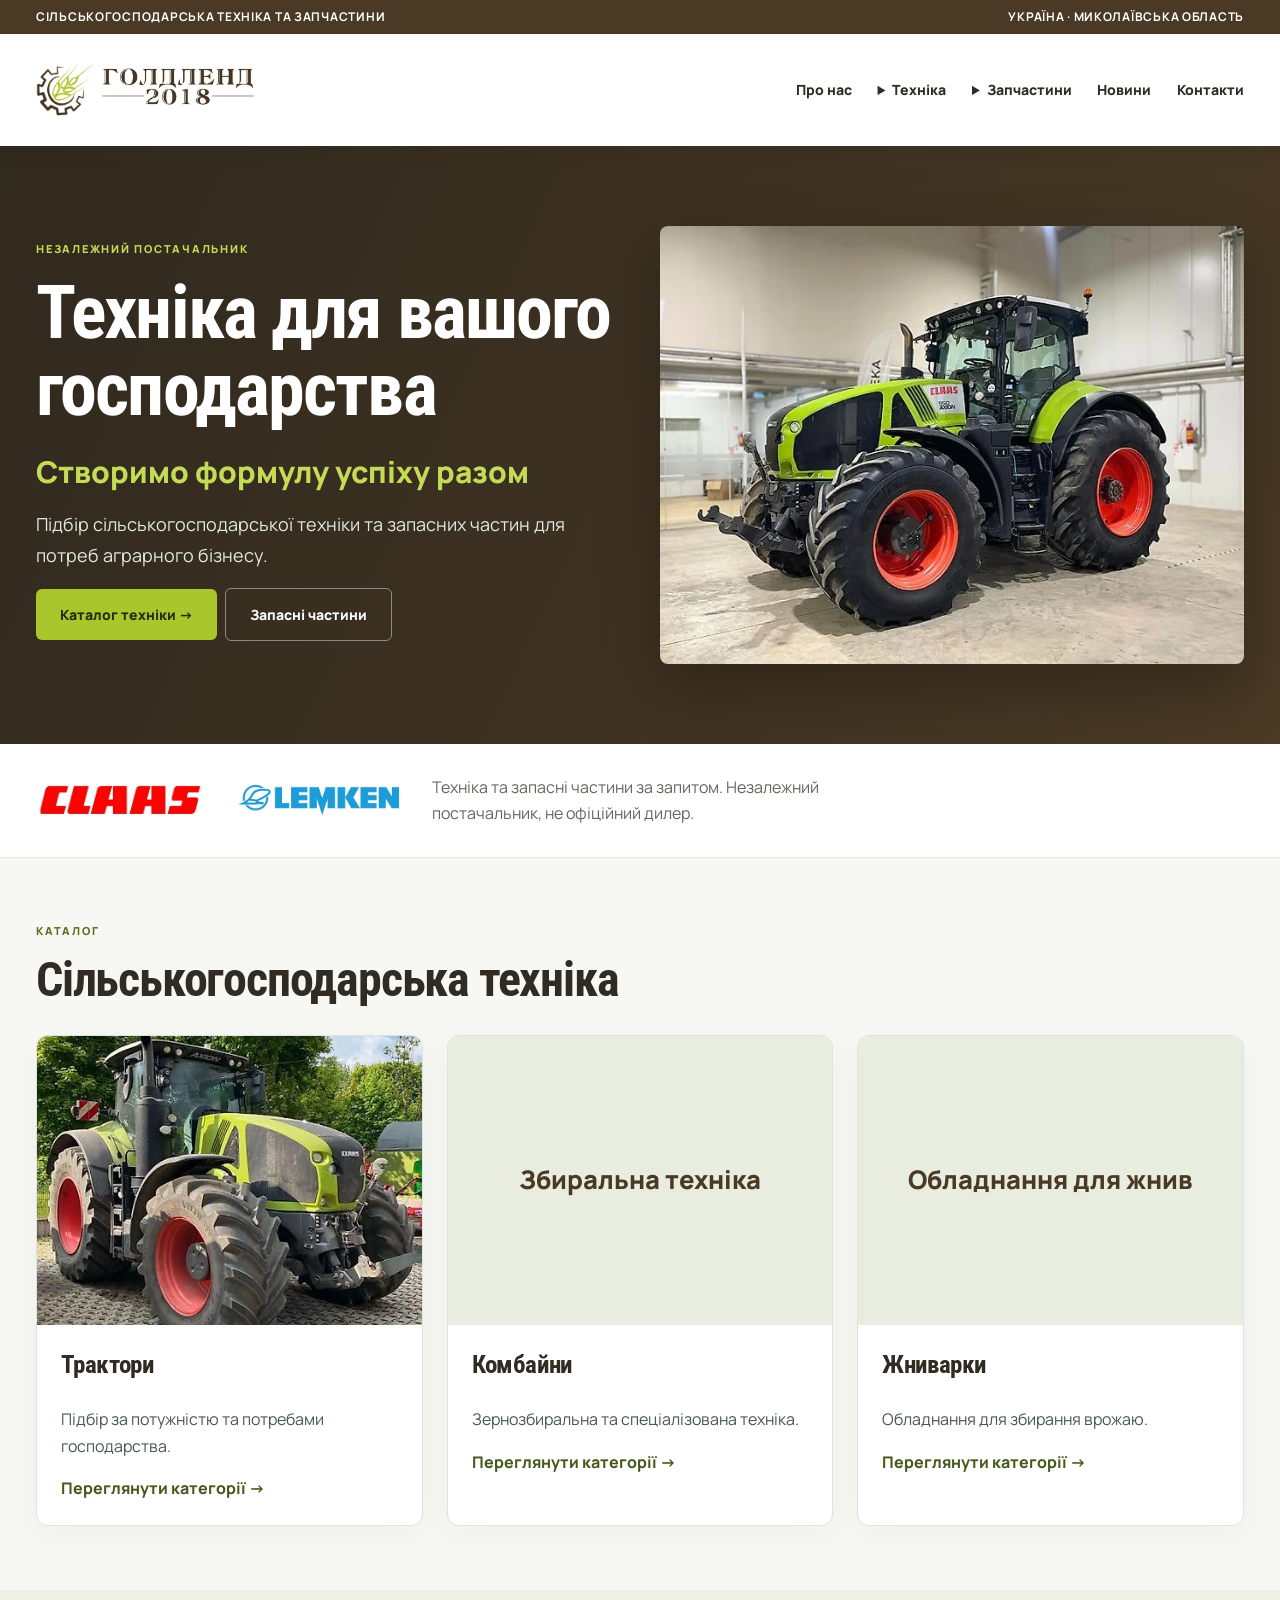
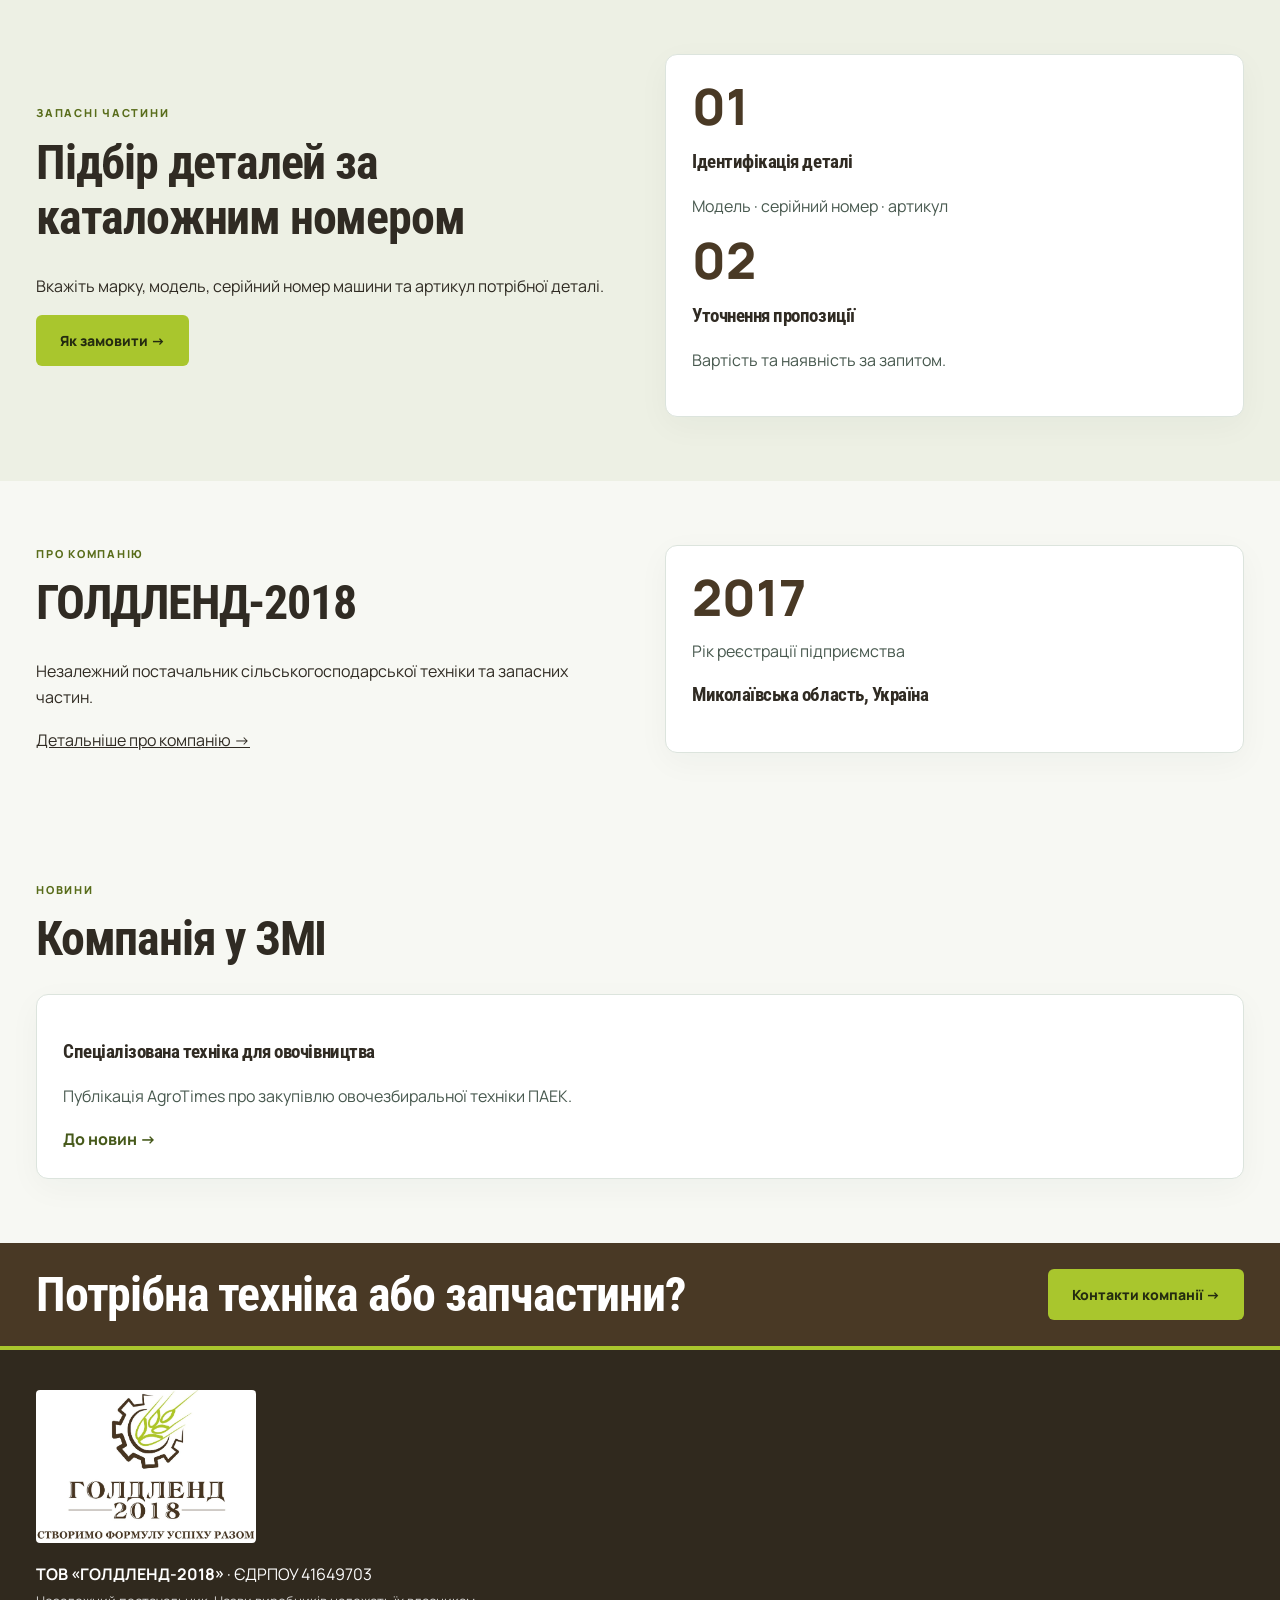
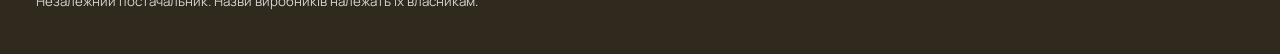
<file: index.html>
<!doctype html><html lang="uk"><head><meta charset="utf-8"><meta name="viewport" content="width=device-width,initial-scale=1"><meta name="description" content="ГОЛДЛЕНД-2018 — незалежний постачальник сільськогосподарської техніки та запасних частин."><title>GOLDLAND-2018 | Сільськогосподарська техніка</title><link rel="stylesheet" href="css/site.css?v=20261126-4"></head><body><header><div class="top"><div class="wrap"><span>СІЛЬСЬКОГОСПОДАРСЬКА ТЕХНІКА ТА ЗАПЧАСТИНИ</span><span>УКРАЇНА · МИКОЛАЇВСЬКА ОБЛАСТЬ</span></div></div><nav class="wrap"><a class="logo" href="index.html">GOLDLAND<span style="color:#b39449">-2018</span><small>AGRICULTURAL EQUIPMENT</small></a><a href="about.html">Про нас</a><details><summary>Техніка</summary><div class="menu"><a href="equipment.html">Уся техніка</a><a href="equipment.html#tractors">Трактори</a><a href="equipment.html#combines">Комбайни</a><a href="equipment.html#headers">Жниварки</a></div></details><details><summary>Запчастини</summary><div class="menu"><a href="parts.html">Усі запчастини</a><a href="parts.html#claas">CLAAS</a><a href="parts.html#lemken">LEMKEN</a></div></details><a href="news.html">Новини</a><a href="contacts.html">Контакти</a></nav></header><main><section class="hero"><div class="wrap"><div><div class="eyebrow">НЕЗАЛЕЖНИЙ ПОСТАЧАЛЬНИК</div><h1>Техніка для вашого господарства</h1><div class="brand-slogan">Створимо формулу успіху разом</div><p>Підбір сільськогосподарської техніки та запасних частин для потреб аграрного бізнесу.</p><a class="btn" href="equipment.html">Каталог техніки →</a><a class="btn alt" href="parts.html">Запасні частини</a></div><img src="assets/catalog/950-2019/01.webp" alt="CLAAS AXION 950 — трактор з каталогу"></div></section><section class="wrap brand-strip" aria-label="Марки техніки"><img class="manufacturer-mark" src="assets/catalog/brand/claas.jpg" alt="CLAAS" width="170" height="65"><img class="manufacturer-mark" src="assets/catalog/brand/lemken.jpg" alt="LEMKEN" width="170" height="65"><p>Техніка та запасні частини за запитом. Незалежний постачальник, не офіційний дилер.</p></section><section class="wrap section"><div class="eyebrow">КАТАЛОГ</div><h2>Сільськогосподарська техніка</h2><div class="cards"><article class="card machine"><img src="assets/catalog/930/01.webp" alt="CLAAS AXION 930"><div class="body"><h3>Трактори</h3><p>Підбір за потужністю та потребами господарства.</p><a href="equipment.html">Переглянути категорії →</a></div></article><article class="card machine"><div class="category-label">Збиральна техніка</div><div class="body"><h3>Комбайни</h3><p>Зернозбиральна та спеціалізована техніка.</p><a href="equipment.html#combines">Переглянути категорії →</a></div></article><article class="card machine"><div class="category-label">Обладнання для жнив</div><div class="body"><h3>Жниварки</h3><p>Обладнання для збирання врожаю.</p><a href="equipment.html#headers">Переглянути категорії →</a></div></article></div></section><section class="band"><div class="wrap section split"><div><div class="eyebrow">ЗАПАСНІ ЧАСТИНИ</div><h2>Підбір деталей за каталожним номером</h2><p>Вкажіть марку, модель, серійний номер машини та артикул потрібної деталі.</p><a class="btn" href="parts.html">Як замовити →</a></div><div class="card"><div class="number">01</div><h3>Ідентифікація деталі</h3><p>Модель · серійний номер · артикул</p><div class="number">02</div><h3>Уточнення пропозиції</h3><p>Вартість та наявність за запитом.</p></div></div></section><section class="wrap section split"><div><div class="eyebrow">ПРО КОМПАНІЮ</div><h2>ГОЛДЛЕНД-2018</h2><p>Незалежний постачальник сільськогосподарської техніки та запасних частин.</p><a href="about.html">Детальніше про компанію →</a></div><div class="card"><div class="number">2017</div><p>Рік реєстрації підприємства</p><h3>Миколаївська область, Україна</h3></div></section><section class="wrap section"><div class="eyebrow">НОВИНИ</div><h2>Компанія у ЗМІ</h2><div class="card"><h3>Спеціалізована техніка для овочівництва</h3><p>Публікація AgroTimes про закупівлю овочезбиральної техніки ПАЕК.</p><a href="news.html">До новин →</a></div></section><section class="cta"><div class="wrap"><h2>Потрібна техніка або запчастини?</h2><a class="btn" href="contacts.html">Контакти компанії →</a></div></section></main><footer><div class="wrap"><img class="footer-brand" src="assets/catalog/brand/goldland-logo.jpg" alt="ГОЛДЛЕНД 2018"><strong>ТОВ «ГОЛДЛЕНД-2018»</strong> · ЄДРПОУ 41649703<br><small>Незалежний постачальник. Назви виробників належать їх власникам.</small></div></footer></body></html>
</file>
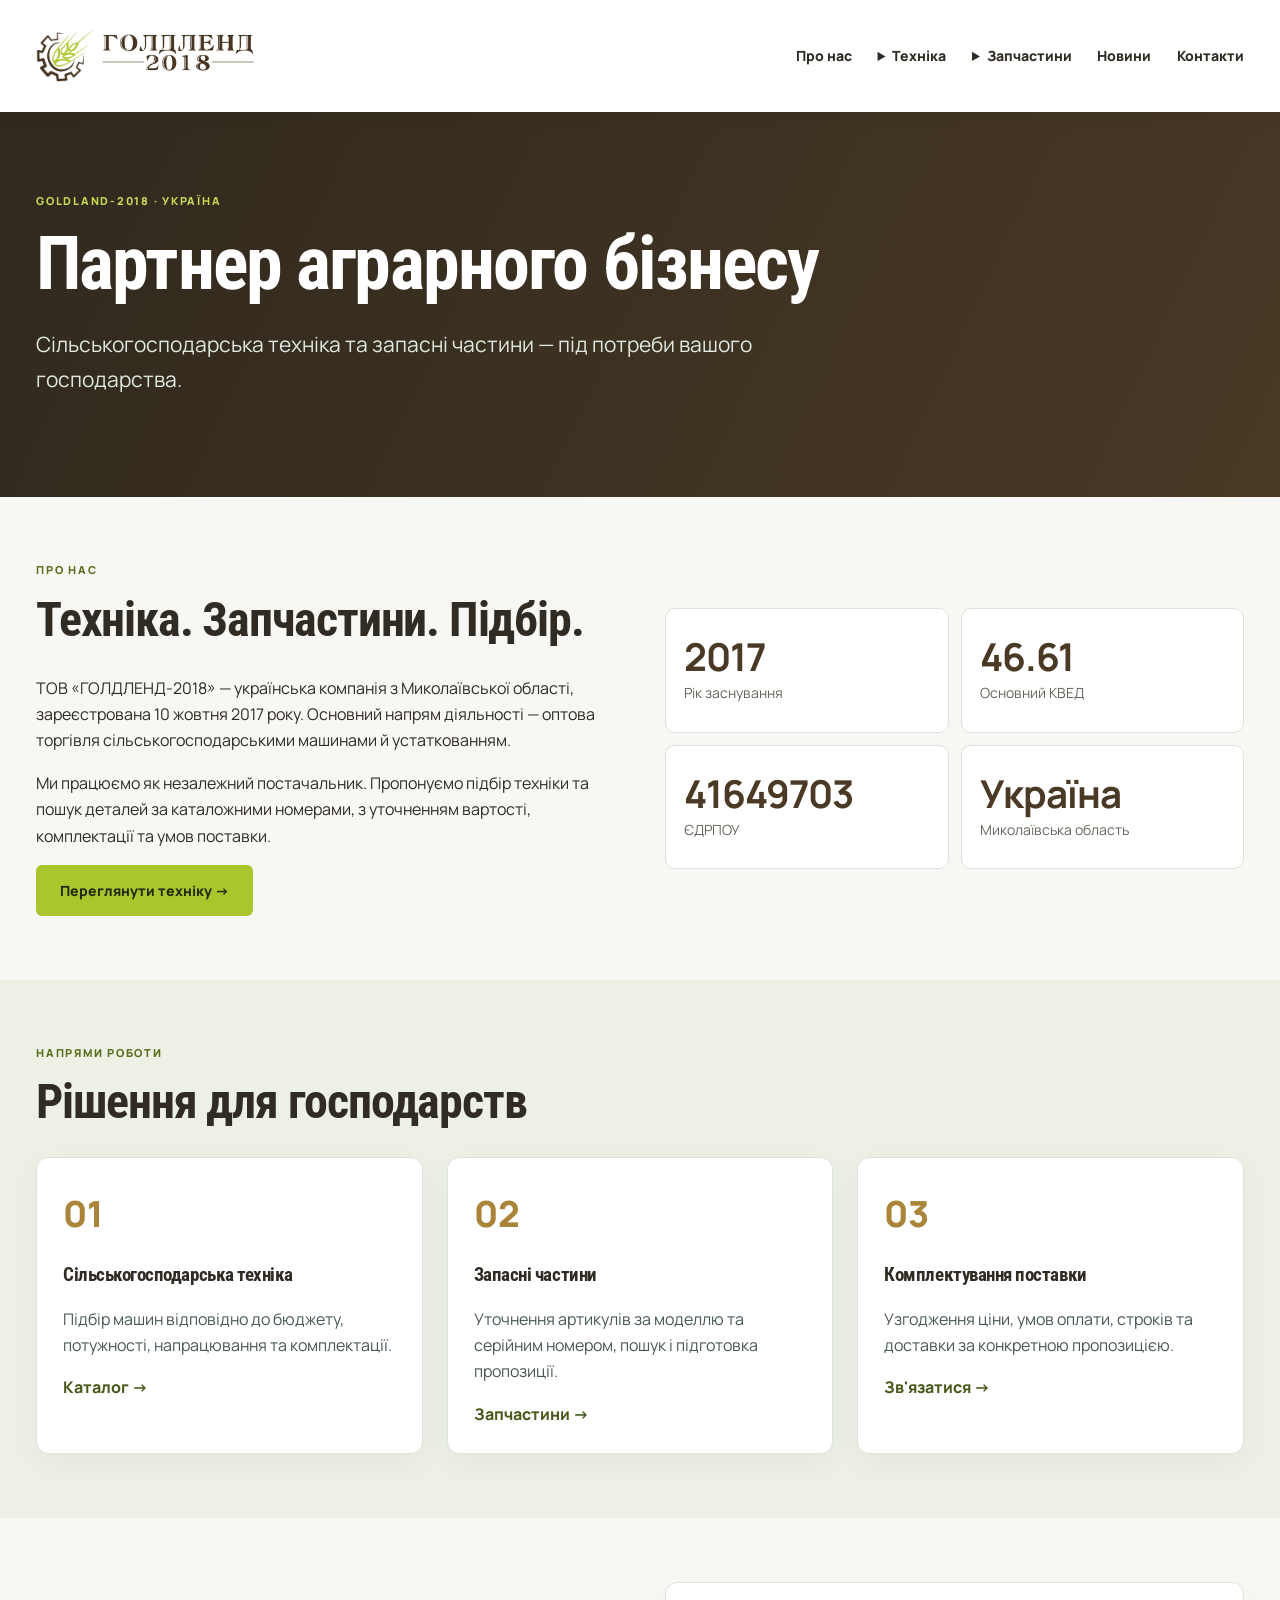
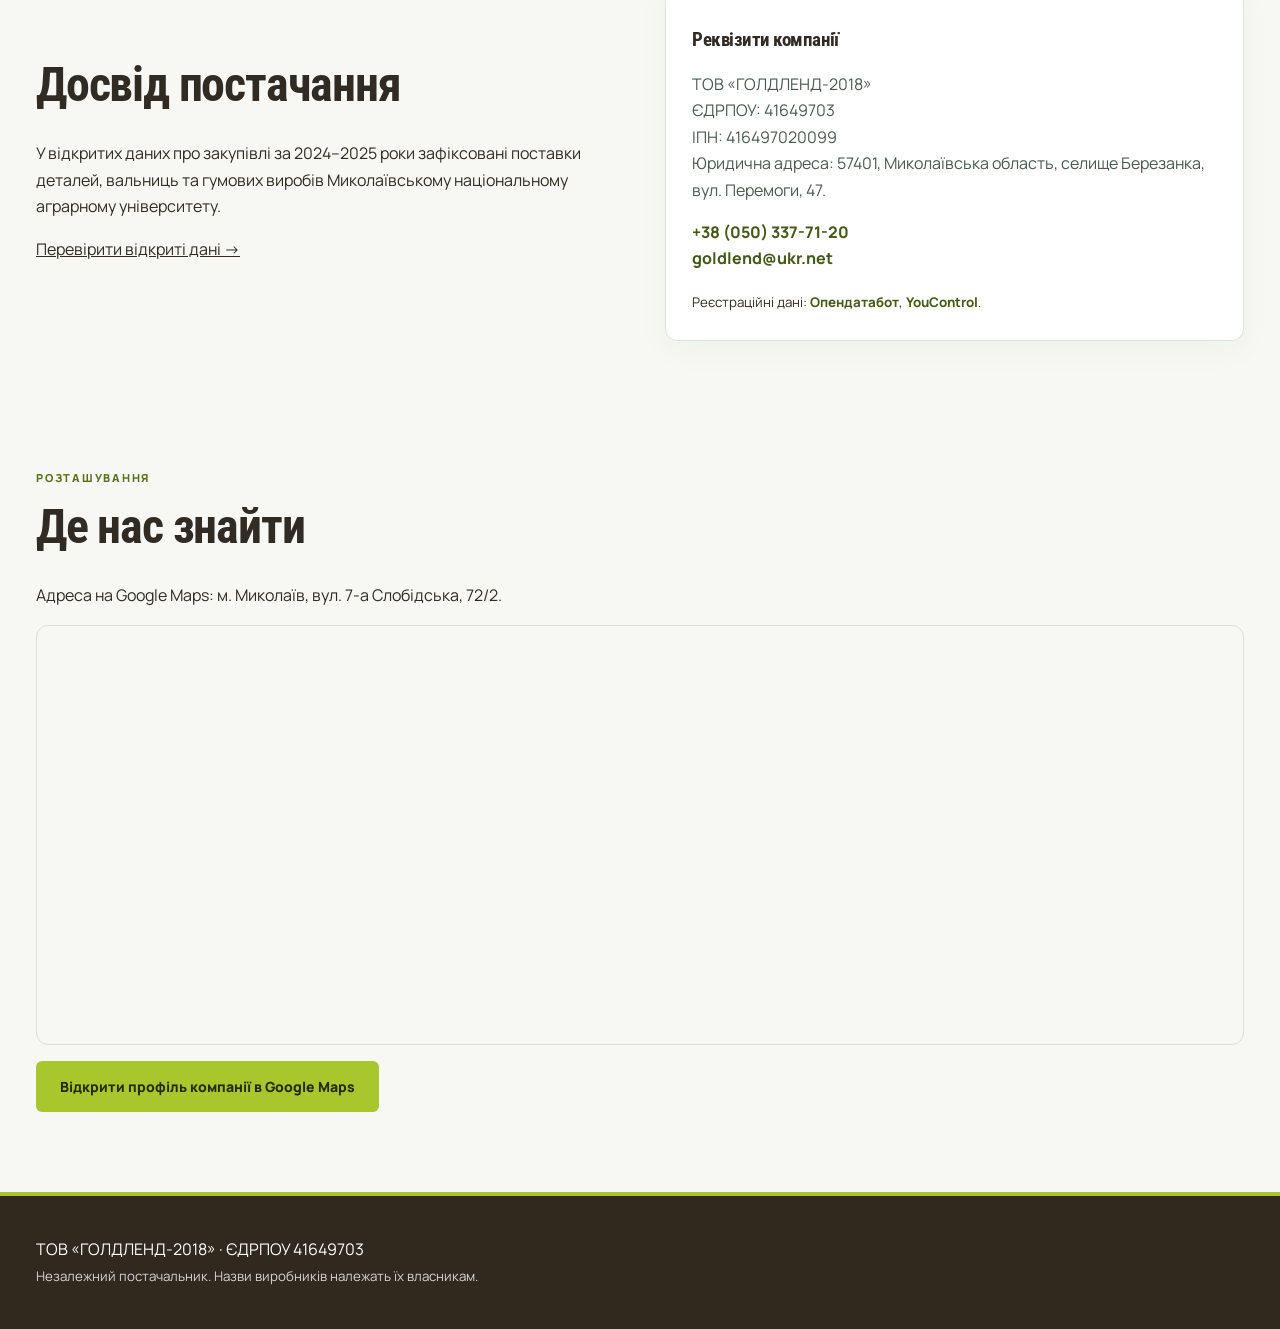
<file: about.html>
<!doctype html><html lang="uk"><meta charset="utf-8"><meta name="viewport" content="width=device-width,initial-scale=1"><title>Про нас | GOLDLAND-2018</title><link rel="stylesheet" href="css/site.css?v=20261126-5"><header><nav class="wrap"><a class="logo" href="index.html" aria-label="ГОЛДЛЕНД-2018 — головна">ГОЛДЛЕНД-2018</a><a href="about.html">Про нас</a><details><summary>Техніка</summary><div class="menu"><a href="equipment.html">Уся техніка</a><a href="equipment.html#tractors">Трактори</a><a href="equipment.html#combines">Комбайни</a><a href="equipment.html#headers">Жниварки</a></div></details><details><summary>Запчастини</summary><div class="menu"><a href="parts.html">Усі запчастини</a><a href="parts.html#claas">CLAAS</a><a href="parts.html#lemken">LEMKEN</a></div></details><a href="news.html">Новини</a><a href="contacts.html">Контакти</a></nav></header><main><section class="company-hero"><div class="wrap"><div class="eyebrow">GOLDLAND-2018 · УКРАЇНА</div><h1>Партнер аграрного бізнесу</h1><p>Сільськогосподарська техніка та запасні частини — під потреби вашого господарства.</p></div></section><section class="wrap section split"><div><div class="eyebrow">ПРО НАС</div><h2>Техніка. Запчастини. Підбір.</h2><p>ТОВ «ГОЛДЛЕНД-2018» — українська компанія з Миколаївської області, зареєстрована 10 жовтня 2017 року. Основний напрям діяльності — оптова торгівля сільськогосподарськими машинами й устаткованням.</p><p>Ми працюємо як незалежний постачальник. Пропонуємо підбір техніки та пошук деталей за каталожними номерами, з уточненням вартості, комплектації та умов поставки.</p><a class="btn" href="equipment.html">Переглянути техніку →</a></div><div class="fact-grid"><div><strong>2017</strong><span>Рік заснування</span></div><div><strong>46.61</strong><span>Основний КВЕД</span></div><div><strong>41649703</strong><span>ЄДРПОУ</span></div><div><strong>Україна</strong><span>Миколаївська область</span></div></div></section><section class="band"><div class="wrap section"><div class="eyebrow">НАПРЯМИ РОБОТИ</div><h2>Рішення для господарств</h2><div class="cards"><article class="card"><span class="stepnum">01</span><h3>Сільськогосподарська техніка</h3><p>Підбір машин відповідно до бюджету, потужності, напрацювання та комплектації.</p><a href="equipment.html">Каталог →</a></article><article class="card"><span class="stepnum">02</span><h3>Запасні частини</h3><p>Уточнення артикулів за моделлю та серійним номером, пошук і підготовка пропозиції.</p><a href="parts.html">Запчастини →</a></article><article class="card"><span class="stepnum">03</span><h3>Комплектування поставки</h3><p>Узгодження ціни, умов оплати, строків та доставки за конкретною пропозицією.</p><a href="contacts.html">Зв'язатися →</a></article></div></div></section><section class="wrap section split"><div><h2>Досвід постачання</h2><p>У відкритих даних про закупівлі за 2024–2025 роки зафіксовані поставки деталей, вальниць та гумових виробів Миколаївському національному аграрному університету.</p><p><a href="https://opendatabot.ua/c/41649703">Перевірити відкриті дані →</a></p></div><div class="card"><h3>Реквізити компанії</h3><p>ТОВ «ГОЛДЛЕНД-2018»<br>ЄДРПОУ: 41649703<br>ІПН: 416497020099<br>Юридична адреса: 57401, Миколаївська область, селище Березанка, вул. Перемоги, 47.</p><p><a href="tel:+380503377120">+38 (050) 337-71-20</a><br><a href="mailto:goldlend@ukr.net">goldlend@ukr.net</a></p><small>Реєстраційні дані: <a href="https://opendatabot.ua/c/41649703">Опендатабот</a>, <a href="https://youcontrol.com.ua/catalog/company_details/41649703/">YouControl</a>.</small></div></section><section class="wrap section"><div class="eyebrow">РОЗТАШУВАННЯ</div><h2>Де нас знайти</h2><p>Адреса на Google Maps: м. Миколаїв, вул. 7-а Слобідська, 72/2.</p><iframe class="company-map" title="Google Maps — ГОЛДЛЕНД-2018 у Миколаєві" src="https://maps.google.com/maps?q=%D0%A2%D0%9E%D0%92%20%22%D0%93%D0%9E%D0%9B%D0%94%D0%9B%D0%95%D0%9D%D0%94%20-2018%22%2C%207-%D0%B0%20%D0%A1%D0%BB%D0%BE%D0%B1%D1%96%D0%B4%D1%81%D1%8C%D0%BA%D0%B0%2072%2F2%2C%20%D0%9C%D0%B8%D0%BA%D0%BE%D0%BB%D0%B0%D1%97%D0%B2%2C%20%D0%A3%D0%BA%D1%80%D0%B0%D1%97%D0%BD%D0%B0&amp;z=17&amp;output=embed" loading="lazy" referrerpolicy="no-referrer-when-downgrade" allowfullscreen></iframe><p><a class="btn" href="https://www.google.com/maps/search/?api=1&amp;query=%D0%A2%D0%9E%D0%92%20%22%D0%93%D0%9E%D0%9B%D0%94%D0%9B%D0%95%D0%9D%D0%94%20-2018%22%2C%207-%D0%B0%20%D0%A1%D0%BB%D0%BE%D0%B1%D1%96%D0%B4%D1%81%D1%8C%D0%BA%D0%B0%2072%2F2%2C%20%D0%9C%D0%B8%D0%BA%D0%BE%D0%BB%D0%B0%D1%97%D0%B2%2C%20%D0%A3%D0%BA%D1%80%D0%B0%D1%97%D0%BD%D0%B0&amp;query_place_id=ChIJ4_gl0-rLxUARcbH43w27M6c" target="_blank" rel="noopener">Відкрити профіль компанії в Google Maps</a></p></section></main><footer><div class="wrap">ТОВ «ГОЛДЛЕНД-2018» · ЄДРПОУ 41649703<br><small>Незалежний постачальник. Назви виробників належать їх власникам.</small></div></footer></html>
</file>
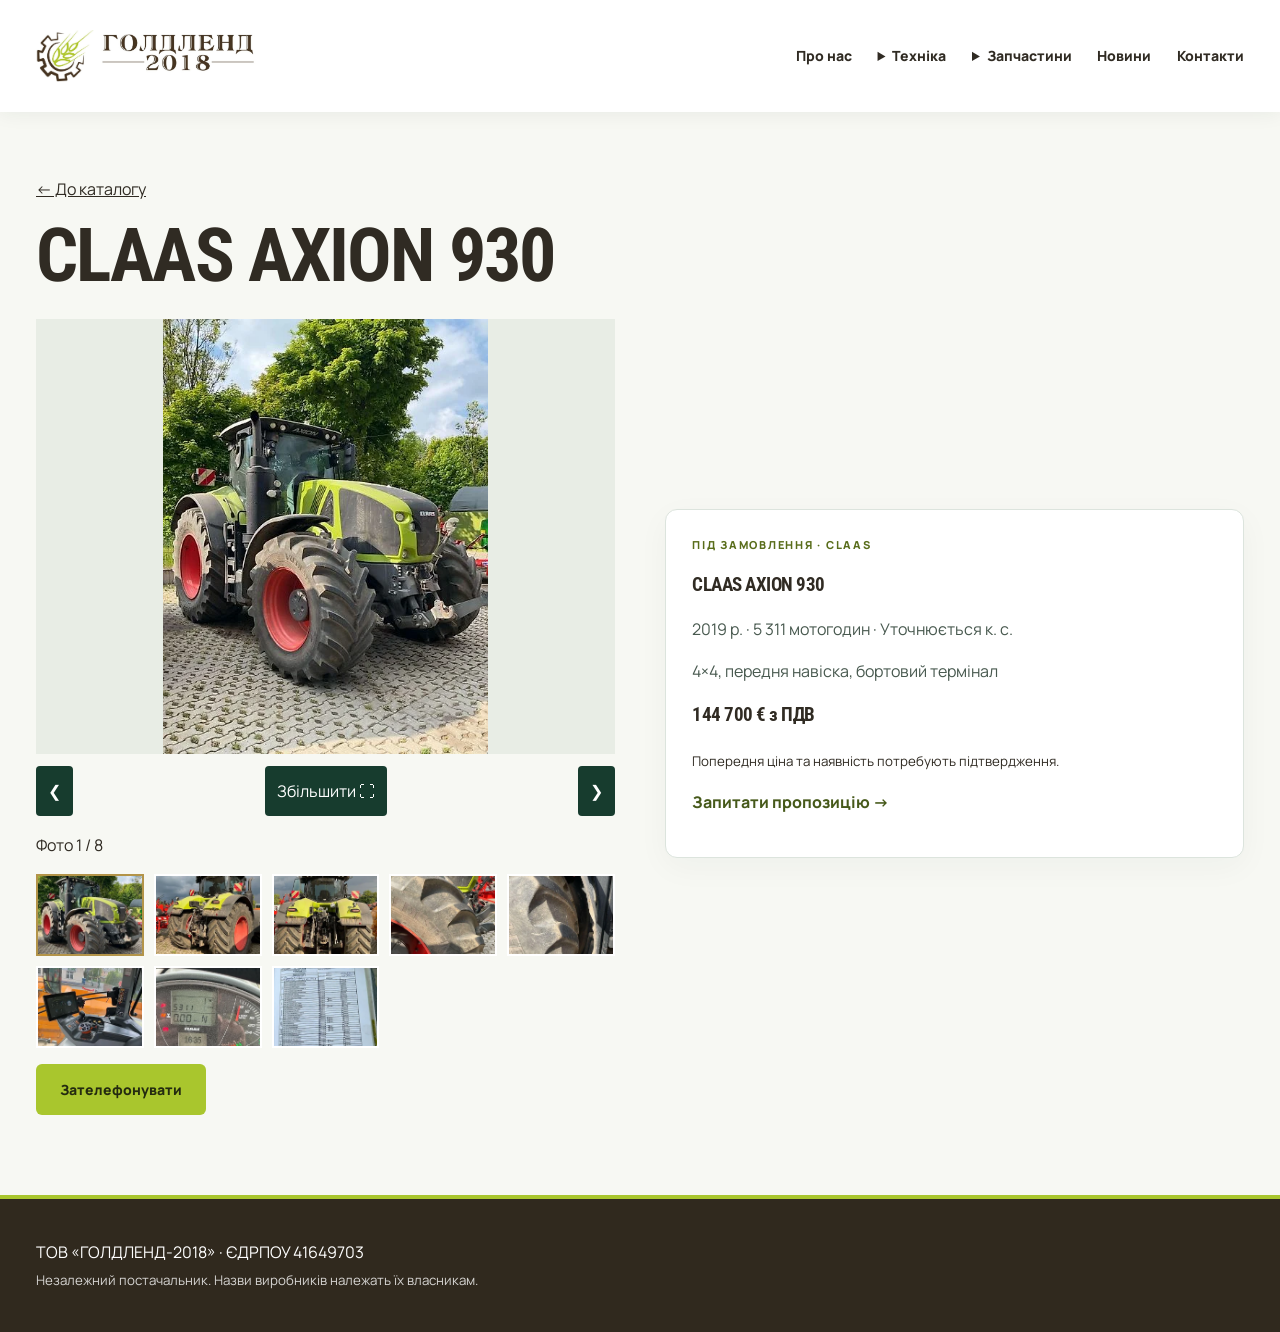
<file: axion-930.html>
<!doctype html><html lang="uk"><meta charset="utf-8"><meta name="viewport" content="width=device-width,initial-scale=1"><title>CLAAS AXION 930 | GOLDLAND-2018</title><link rel="stylesheet" href="css/site.css?v=20261126-4"><header><nav class="wrap"><a class="logo" href="index.html" aria-label="ГОЛДЛЕНД-2018 — головна">ГОЛДЛЕНД-2018</a><a href="about.html">Про нас</a><details><summary>Техніка</summary><div class="menu"><a href="equipment.html">Уся техніка</a><a href="equipment.html#tractors">Трактори</a><a href="equipment.html#combines">Комбайни</a><a href="equipment.html#headers">Жниварки</a></div></details><details><summary>Запчастини</summary><div class="menu"><a href="parts.html">Усі запчастини</a><a href="parts.html#claas">CLAAS</a><a href="parts.html#lemken">LEMKEN</a></div></details><a href="news.html">Новини</a><a href="contacts.html">Контакти</a></nav></header><main><section class="wrap section"><a href="equipment.html">← До каталогу</a><h1>CLAAS AXION 930</h1><div class="split"><div><img id="main-photo" src="assets/field-tractor.svg" alt="Тимчасова ілюстрація"><p id="photo-status">Фотографії очікують синхронізації.</p><div id="gallery" class="gallery" data-machine="930"></div></div><div class="card"><div class="eyebrow">ПІД ЗАМОВЛЕННЯ · CLAAS</div><h3>CLAAS AXION 930</h3><p>2019 р. · 5 311 мотогодин · Уточнюється к. с.</p><p>4×4, передня навіска, бортовий термінал</p><h3>144 700 € з ПДВ</h3><small>Попередня ціна та наявність потребують підтвердження.</small><p><a href="offer.html?machine=CLAAS%20AXION%20930">Запитати пропозицію →</a></p></div></div><p><a class="btn" href="tel:+380503377120">Зателефонувати</a></p></section></main><script src="js/gallery.js" defer></script><footer><div class="wrap">ТОВ «ГОЛДЛЕНД-2018» · ЄДРПОУ 41649703<br><small>Незалежний постачальник. Назви виробників належать їх власникам.</small></div></footer></html>
</file>
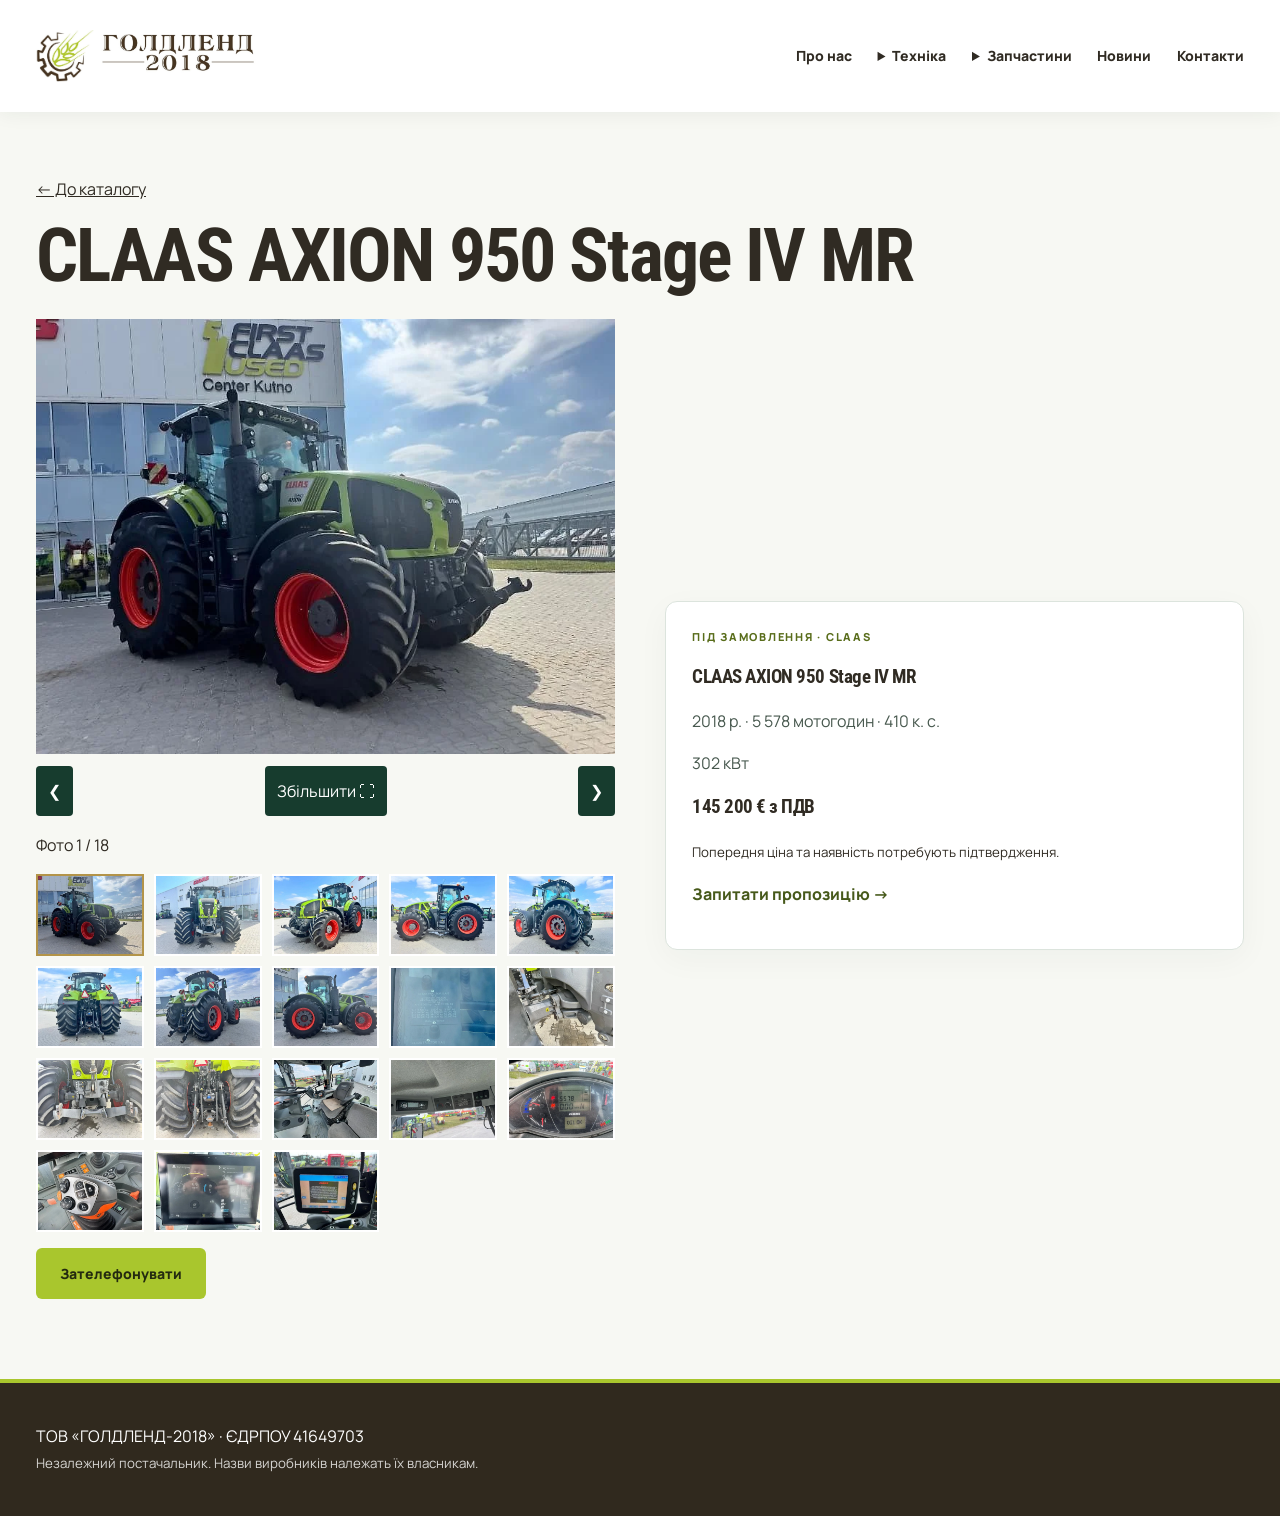
<file: axion-950-2018.html>
<!doctype html><html lang="uk"><meta charset="utf-8"><meta name="viewport" content="width=device-width,initial-scale=1"><title>CLAAS AXION 950 Stage IV MR | GOLDLAND-2018</title><link rel="stylesheet" href="css/site.css?v=20261126-4"><header><nav class="wrap"><a class="logo" href="index.html" aria-label="ГОЛДЛЕНД-2018 — головна">ГОЛДЛЕНД-2018</a><a href="about.html">Про нас</a><details><summary>Техніка</summary><div class="menu"><a href="equipment.html">Уся техніка</a><a href="equipment.html#tractors">Трактори</a><a href="equipment.html#combines">Комбайни</a><a href="equipment.html#headers">Жниварки</a></div></details><details><summary>Запчастини</summary><div class="menu"><a href="parts.html">Усі запчастини</a><a href="parts.html#claas">CLAAS</a><a href="parts.html#lemken">LEMKEN</a></div></details><a href="news.html">Новини</a><a href="contacts.html">Контакти</a></nav></header><main><section class="wrap section"><a href="equipment.html">← До каталогу</a><h1>CLAAS AXION 950 Stage IV MR</h1><div class="split"><div><img id="main-photo" src="assets/field-tractor.svg" alt="Тимчасова ілюстрація"><p id="photo-status">Фотографії очікують синхронізації.</p><div id="gallery" class="gallery" data-machine="950-2018"></div></div><div class="card"><div class="eyebrow">ПІД ЗАМОВЛЕННЯ · CLAAS</div><h3>CLAAS AXION 950 Stage IV MR</h3><p>2018 р. · 5 578 мотогодин · 410 к. с.</p><p>302 кВт</p><h3>145 200 € з ПДВ</h3><small>Попередня ціна та наявність потребують підтвердження.</small><p><a href="offer.html?machine=CLAAS%20AXION%20950%20Stage%20IV%20MR">Запитати пропозицію →</a></p></div></div><p><a class="btn" href="tel:+380503377120">Зателефонувати</a></p></section></main><script src="js/gallery.js" defer></script><footer><div class="wrap">ТОВ «ГОЛДЛЕНД-2018» · ЄДРПОУ 41649703<br><small>Незалежний постачальник. Назви виробників належать їх власникам.</small></div></footer></html>
</file>
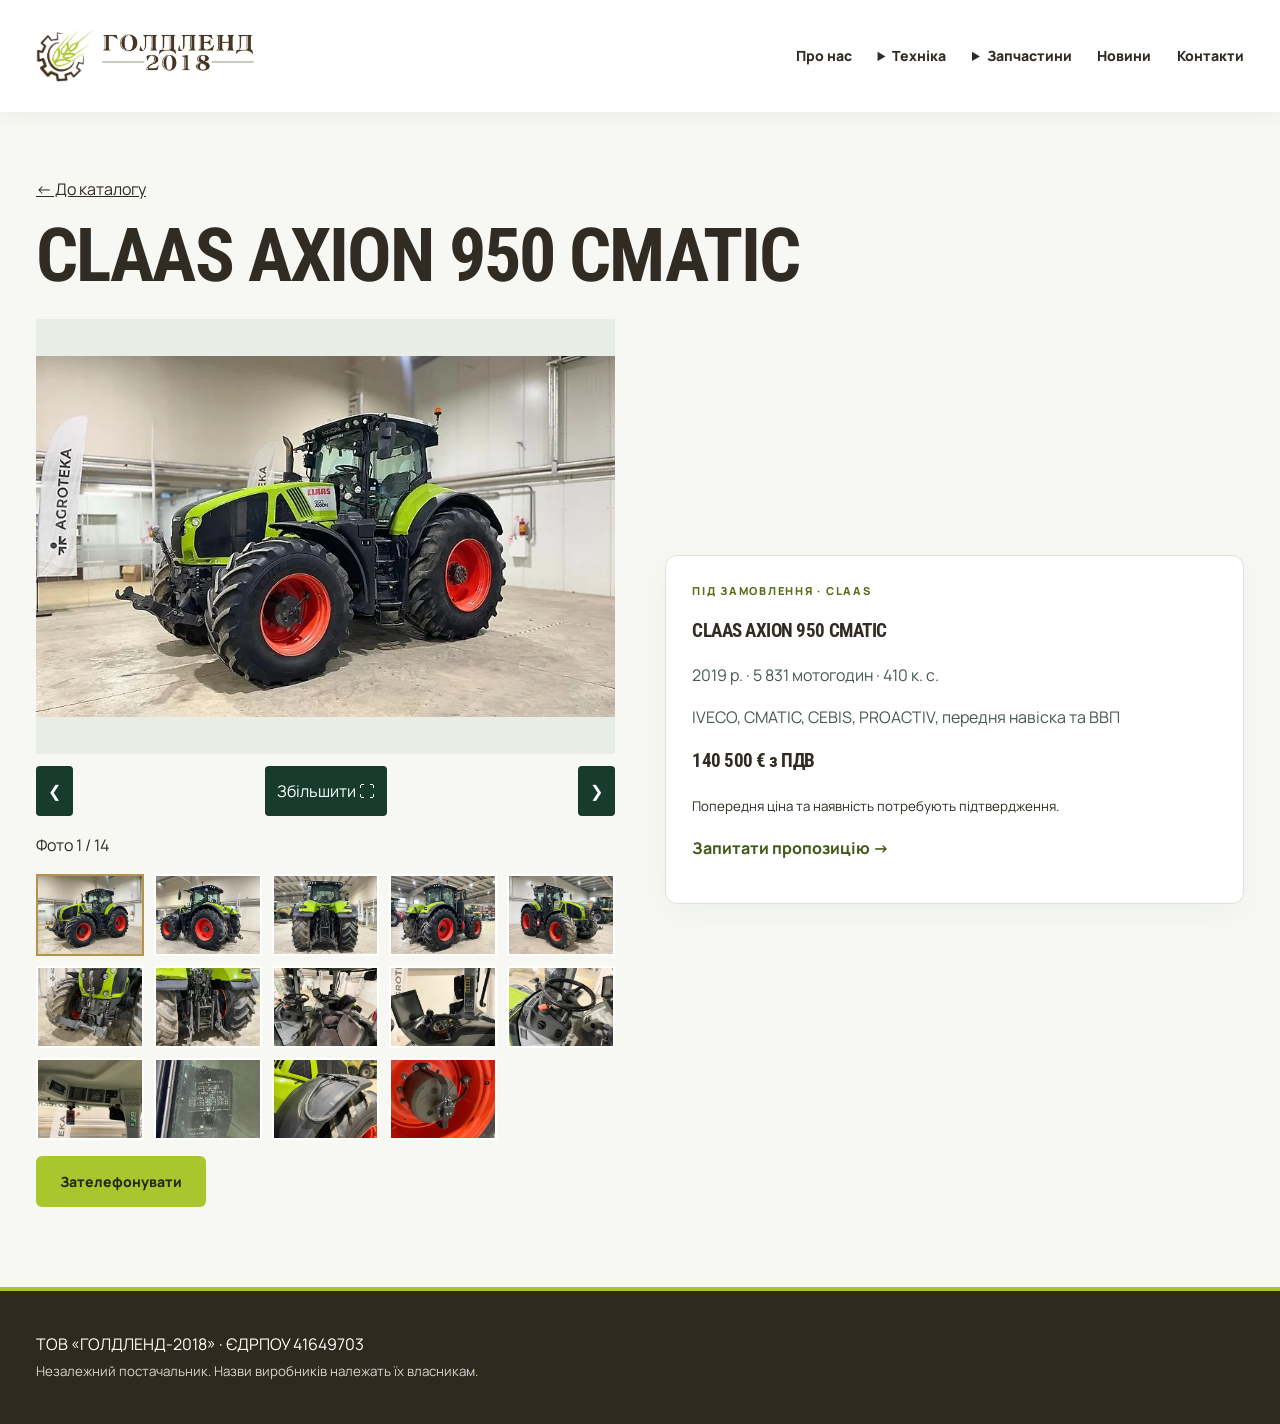
<file: axion-950-2019.html>
<!doctype html><html lang="uk"><meta charset="utf-8"><meta name="viewport" content="width=device-width,initial-scale=1"><title>CLAAS AXION 950 CMATIC | GOLDLAND-2018</title><link rel="stylesheet" href="css/site.css?v=20261126-4"><header><nav class="wrap"><a class="logo" href="index.html" aria-label="ГОЛДЛЕНД-2018 — головна">ГОЛДЛЕНД-2018</a><a href="about.html">Про нас</a><details><summary>Техніка</summary><div class="menu"><a href="equipment.html">Уся техніка</a><a href="equipment.html#tractors">Трактори</a><a href="equipment.html#combines">Комбайни</a><a href="equipment.html#headers">Жниварки</a></div></details><details><summary>Запчастини</summary><div class="menu"><a href="parts.html">Усі запчастини</a><a href="parts.html#claas">CLAAS</a><a href="parts.html#lemken">LEMKEN</a></div></details><a href="news.html">Новини</a><a href="contacts.html">Контакти</a></nav></header><main><section class="wrap section"><a href="equipment.html">← До каталогу</a><h1>CLAAS AXION 950 CMATIC</h1><div class="split"><div><img id="main-photo" src="assets/field-tractor.svg" alt="Тимчасова ілюстрація"><p id="photo-status">Фотографії очікують синхронізації.</p><div id="gallery" class="gallery" data-machine="950-2019"></div></div><div class="card"><div class="eyebrow">ПІД ЗАМОВЛЕННЯ · CLAAS</div><h3>CLAAS AXION 950 CMATIC</h3><p>2019 р. · 5 831 мотогодин · 410 к. с.</p><p>IVECO, CMATIC, CEBIS, PROACTIV, передня навіска та ВВП</p><h3>140 500 € з ПДВ</h3><small>Попередня ціна та наявність потребують підтвердження.</small><p><a href="offer.html?machine=CLAAS%20AXION%20950%20CMATIC">Запитати пропозицію →</a></p></div></div><p><a class="btn" href="tel:+380503377120">Зателефонувати</a></p></section></main><script src="js/gallery.js" defer></script><footer><div class="wrap">ТОВ «ГОЛДЛЕНД-2018» · ЄДРПОУ 41649703<br><small>Незалежний постачальник. Назви виробників належать їх власникам.</small></div></footer></html>
</file>
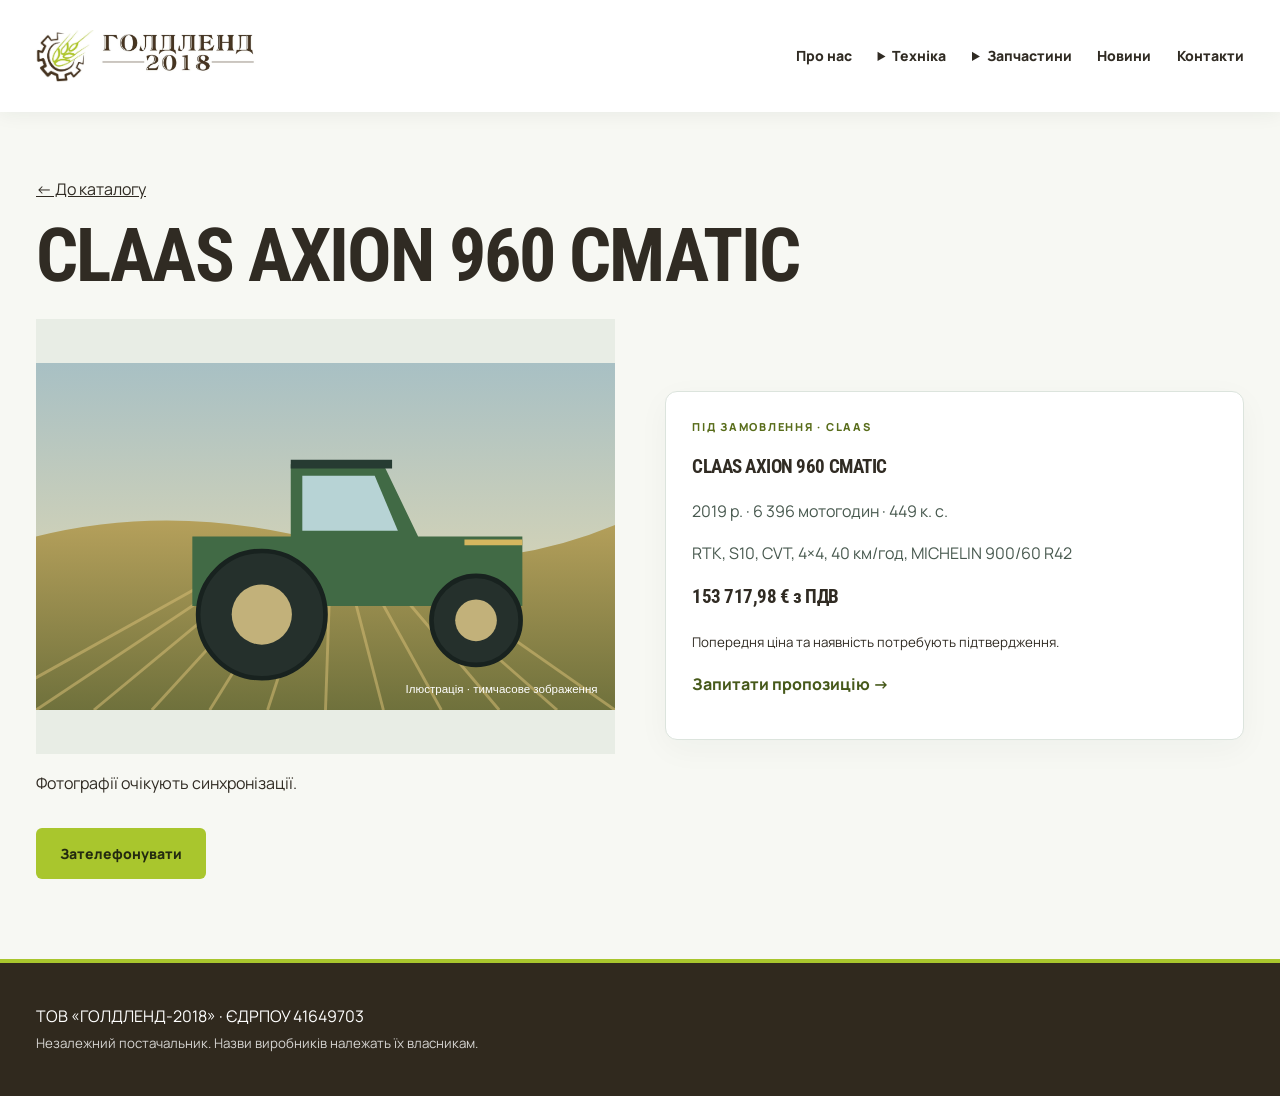
<file: axion-960.html>
<!doctype html><html lang="uk"><meta charset="utf-8"><meta name="viewport" content="width=device-width,initial-scale=1"><title>CLAAS AXION 960 CMATIC | GOLDLAND-2018</title><link rel="stylesheet" href="css/site.css?v=20261126-4"><header><nav class="wrap"><a class="logo" href="index.html" aria-label="ГОЛДЛЕНД-2018 — головна">ГОЛДЛЕНД-2018</a><a href="about.html">Про нас</a><details><summary>Техніка</summary><div class="menu"><a href="equipment.html">Уся техніка</a><a href="equipment.html#tractors">Трактори</a><a href="equipment.html#combines">Комбайни</a><a href="equipment.html#headers">Жниварки</a></div></details><details><summary>Запчастини</summary><div class="menu"><a href="parts.html">Усі запчастини</a><a href="parts.html#claas">CLAAS</a><a href="parts.html#lemken">LEMKEN</a></div></details><a href="news.html">Новини</a><a href="contacts.html">Контакти</a></nav></header><main><section class="wrap section"><a href="equipment.html">← До каталогу</a><h1>CLAAS AXION 960 CMATIC</h1><div class="split"><div><img id="main-photo" src="assets/field-tractor.svg" alt="Тимчасова ілюстрація"><p id="photo-status">Фотографії очікують синхронізації.</p><div id="gallery" class="gallery" data-machine="960"></div></div><div class="card"><div class="eyebrow">ПІД ЗАМОВЛЕННЯ · CLAAS</div><h3>CLAAS AXION 960 CMATIC</h3><p>2019 р. · 6 396 мотогодин · 449 к. с.</p><p>RTK, S10, CVT, 4×4, 40 км/год, MICHELIN 900/60 R42</p><h3>153 717,98 € з ПДВ</h3><small>Попередня ціна та наявність потребують підтвердження.</small><p><a href="offer.html?machine=CLAAS%20AXION%20960%20CMATIC">Запитати пропозицію →</a></p></div></div><p><a class="btn" href="tel:+380503377120">Зателефонувати</a></p></section></main><script src="js/gallery.js" defer></script><footer><div class="wrap">ТОВ «ГОЛДЛЕНД-2018» · ЄДРПОУ 41649703<br><small>Незалежний постачальник. Назви виробників належать їх власникам.</small></div></footer></html>
</file>
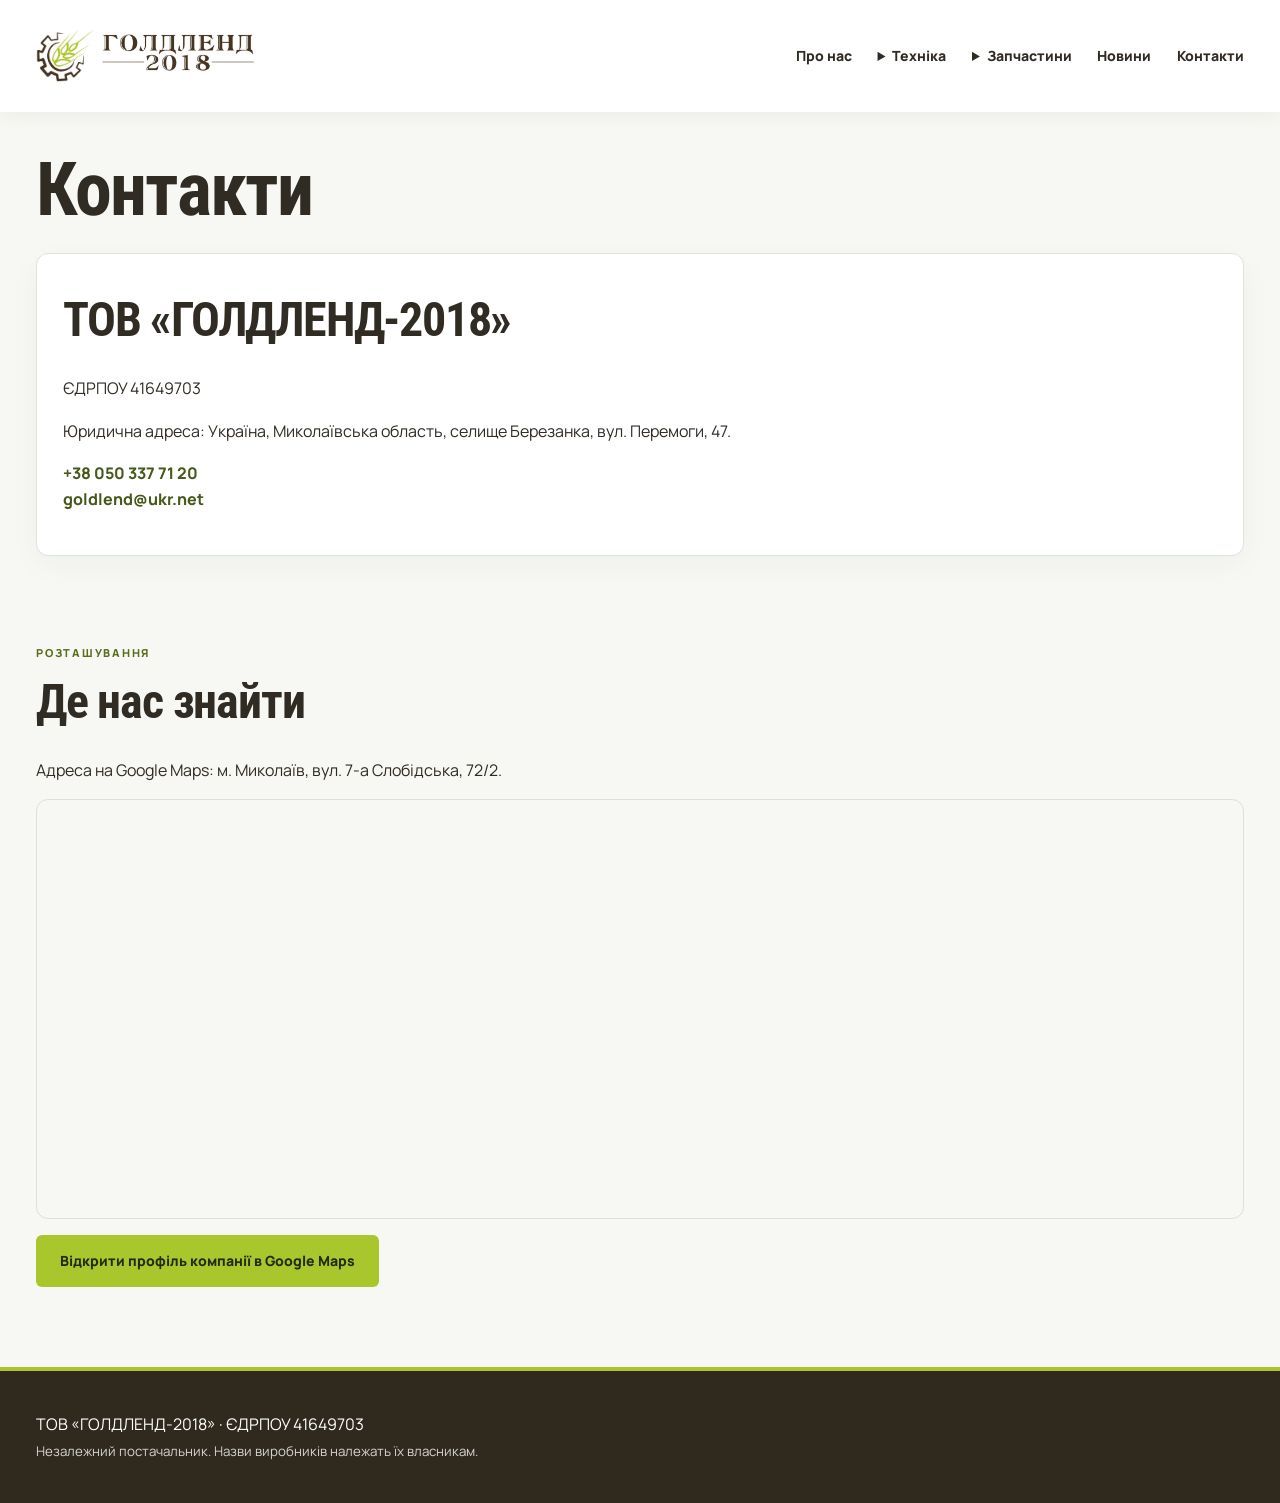
<file: contacts.html>
<!doctype html><html lang="uk"><meta charset="utf-8"><meta name="viewport" content="width=device-width,initial-scale=1"><title>Контакти | GOLDLAND-2018</title><link rel="stylesheet" href="css/site.css?v=20261126-5"><header><nav class="wrap"><a class="logo" href="index.html" aria-label="ГОЛДЛЕНД-2018 — головна">ГОЛДЛЕНД-2018</a><a href="about.html">Про нас</a><details><summary>Техніка</summary><div class="menu"><a href="equipment.html">Уся техніка</a><a href="equipment.html#tractors">Трактори</a><a href="equipment.html#combines">Комбайни</a><a href="equipment.html#headers">Жниварки</a></div></details><details><summary>Запчастини</summary><div class="menu"><a href="parts.html">Усі запчастини</a><a href="parts.html#claas">CLAAS</a><a href="parts.html#lemken">LEMKEN</a></div></details><a href="news.html">Новини</a><a href="contacts.html">Контакти</a></nav></header><main><section class="wrap"><h1>Контакти</h1><div class="card"><h2>ТОВ «ГОЛДЛЕНД-2018»</h2><p>ЄДРПОУ 41649703</p><p>Юридична адреса: Україна, Миколаївська область, селище Березанка, вул. Перемоги, 47.</p><p><a href="tel:+380503377120">+38 050 337 71 20</a><br><a href="mailto:goldlend@ukr.net">goldlend@ukr.net</a></p></div></section><section class="wrap section"><div class="eyebrow">РОЗТАШУВАННЯ</div><h2>Де нас знайти</h2><p>Адреса на Google Maps: м. Миколаїв, вул. 7-а Слобідська, 72/2.</p><iframe class="company-map" title="Google Maps — ГОЛДЛЕНД-2018 у Миколаєві" src="https://maps.google.com/maps?q=%D0%A2%D0%9E%D0%92%20%22%D0%93%D0%9E%D0%9B%D0%94%D0%9B%D0%95%D0%9D%D0%94%20-2018%22%2C%207-%D0%B0%20%D0%A1%D0%BB%D0%BE%D0%B1%D1%96%D0%B4%D1%81%D1%8C%D0%BA%D0%B0%2072%2F2%2C%20%D0%9C%D0%B8%D0%BA%D0%BE%D0%BB%D0%B0%D1%97%D0%B2%2C%20%D0%A3%D0%BA%D1%80%D0%B0%D1%97%D0%BD%D0%B0&amp;z=17&amp;output=embed" loading="lazy" referrerpolicy="no-referrer-when-downgrade" allowfullscreen></iframe><p><a class="btn" href="https://www.google.com/maps/search/?api=1&amp;query=%D0%A2%D0%9E%D0%92%20%22%D0%93%D0%9E%D0%9B%D0%94%D0%9B%D0%95%D0%9D%D0%94%20-2018%22%2C%207-%D0%B0%20%D0%A1%D0%BB%D0%BE%D0%B1%D1%96%D0%B4%D1%81%D1%8C%D0%BA%D0%B0%2072%2F2%2C%20%D0%9C%D0%B8%D0%BA%D0%BE%D0%BB%D0%B0%D1%97%D0%B2%2C%20%D0%A3%D0%BA%D1%80%D0%B0%D1%97%D0%BD%D0%B0&amp;query_place_id=ChIJ4_gl0-rLxUARcbH43w27M6c" target="_blank" rel="noopener">Відкрити профіль компанії в Google Maps</a></p></section></main><footer><div class="wrap">ТОВ «ГОЛДЛЕНД-2018» · ЄДРПОУ 41649703<br><small>Незалежний постачальник. Назви виробників належать їх власникам.</small></div></footer></html>
</file>
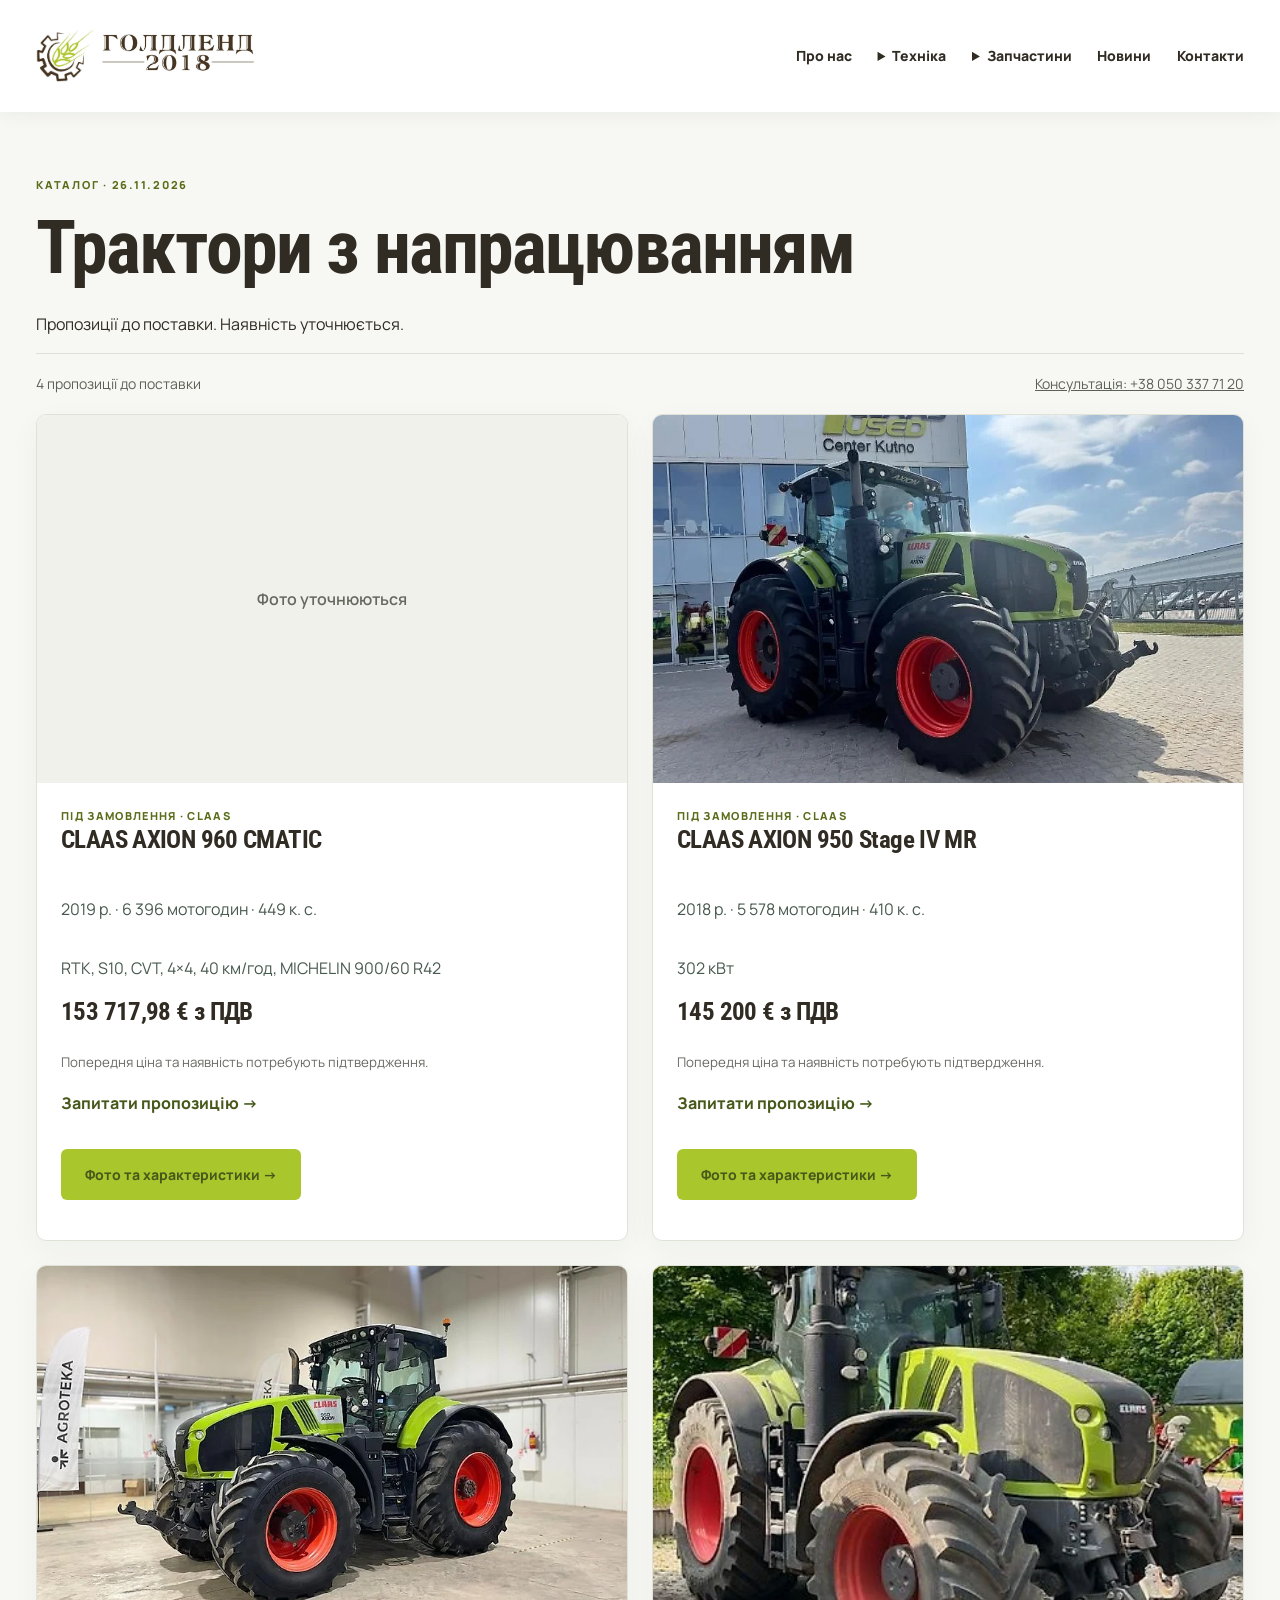
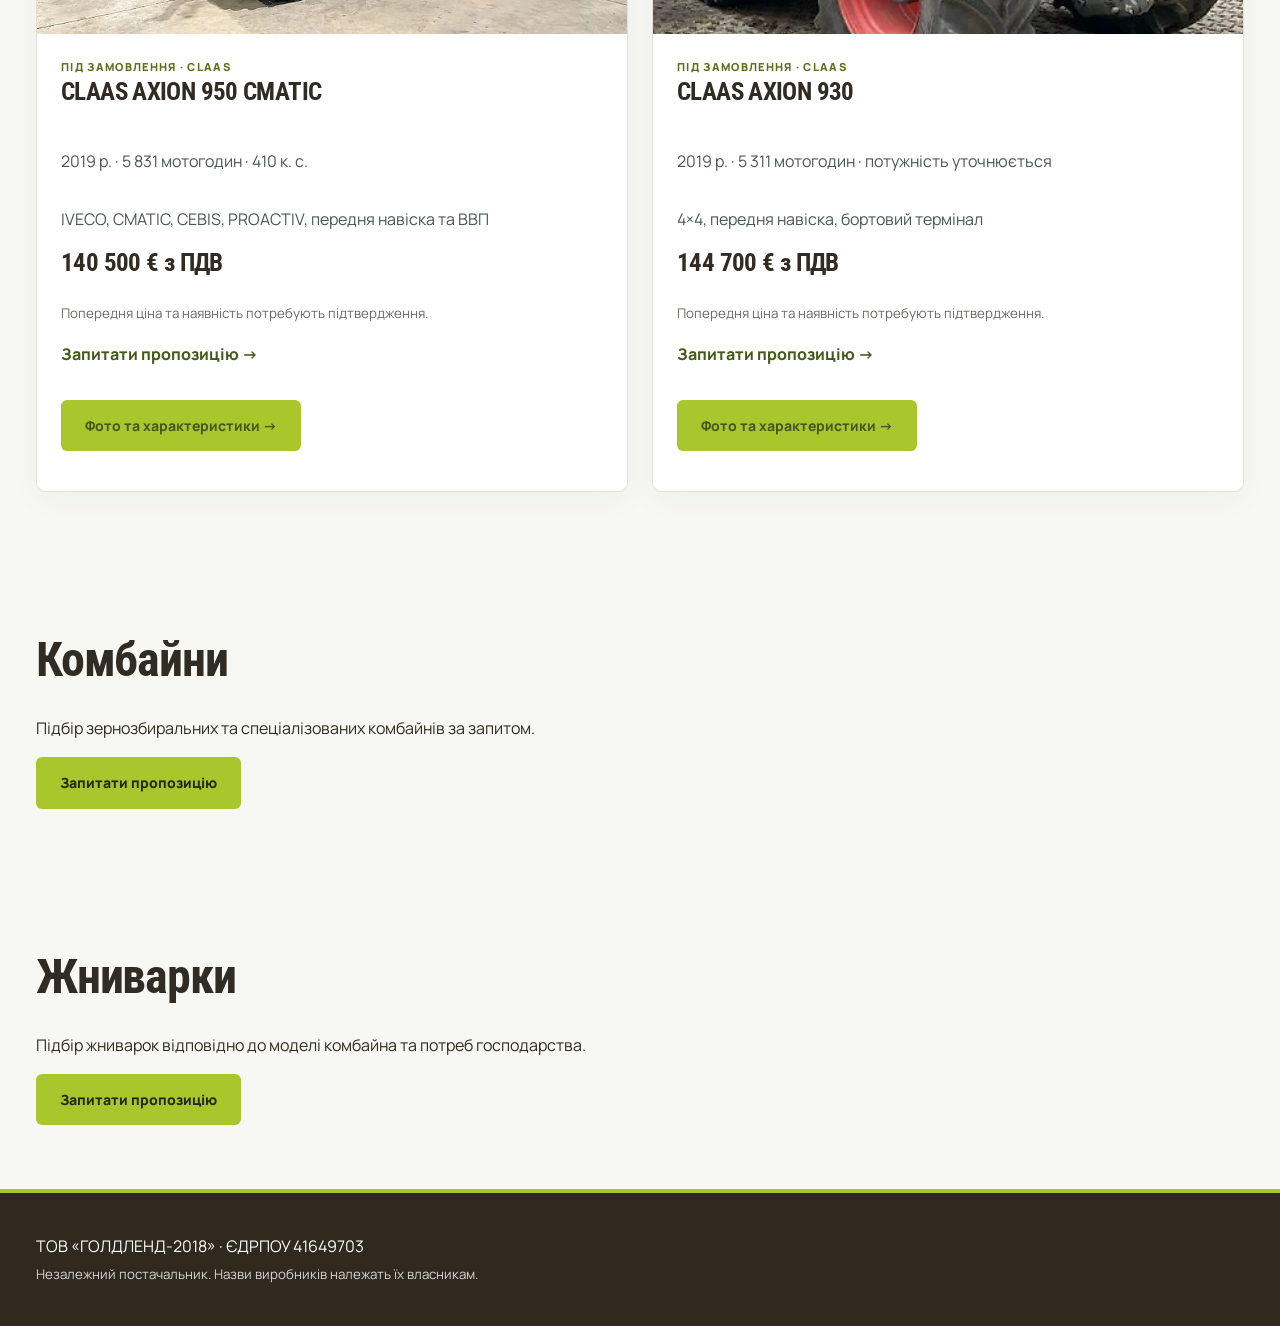
<file: equipment.html>
<!doctype html><html lang="uk"><meta charset="utf-8"><meta name="viewport" content="width=device-width,initial-scale=1"><title>Техніка | GOLDLAND-2018</title><link rel="stylesheet" href="css/site.css?v=20261126-4"><header><nav class="wrap"><a class="logo" href="index.html" aria-label="ГОЛДЛЕНД-2018 — головна">ГОЛДЛЕНД-2018</a><a href="about.html">Про нас</a><details><summary>Техніка</summary><div class="menu"><a href="equipment.html">Уся техніка</a><a href="equipment.html#tractors">Трактори</a><a href="equipment.html#combines">Комбайни</a><a href="equipment.html#headers">Жниварки</a></div></details><details><summary>Запчастини</summary><div class="menu"><a href="parts.html">Усі запчастини</a><a href="parts.html#claas">CLAAS</a><a href="parts.html#lemken">LEMKEN</a></div></details><a href="news.html">Новини</a><a href="contacts.html">Контакти</a></nav></header><main><section class="wrap section"><div class="eyebrow">КАТАЛОГ · 26.11.2026</div><h1 id="tractors">Трактори з напрацюванням</h1><p>Пропозиції до поставки. Наявність уточнюється.</p><div class="catalog-toolbar"><span>4 пропозиції до поставки</span><a href="tel:+380503377120">Консультація: +38 050 337 71 20</a></div><div class="cards catalog-grid"><article class="card machine" id="axion-960"><div class="photo-pending">Фото уточнюються</div><div class="body"><div class="eyebrow">ПІД ЗАМОВЛЕННЯ · CLAAS</div><h3>CLAAS AXION 960 CMATIC</h3><p>2019 р. · 6 396 мотогодин · 449 к. с.</p><p>RTK, S10, CVT, 4×4, 40 км/год, MICHELIN 900/60 R42</p><h3>153 717,98 € з ПДВ</h3><small>Попередня ціна та наявність потребують підтвердження.</small><p><a href="offer.html?machine=CLAAS%20AXION%20960%20CMATIC">Запитати пропозицію →</a></p><p><a class="btn" href="axion-960.html">Фото та характеристики →</a></p></div></article><article class="card machine" id="axion-950-2018"><img src="assets/catalog/950-2018/01.webp" onerror="this.onerror=null;this.src='assets/field-tractor.svg'" alt="Фото трактора з каталогу"><div class="body"><div class="eyebrow">ПІД ЗАМОВЛЕННЯ · CLAAS</div><h3>CLAAS AXION 950 Stage IV MR</h3><p>2018 р. · 5 578 мотогодин · 410 к. с.</p><p>302 кВт</p><h3>145 200 € з ПДВ</h3><small>Попередня ціна та наявність потребують підтвердження.</small><p><a href="offer.html?machine=CLAAS%20AXION%20950%20Stage%20IV%20MR">Запитати пропозицію →</a></p><p><a class="btn" href="axion-950-2018.html">Фото та характеристики →</a></p></div></article><article class="card machine" id="axion-950-2019"><img src="assets/catalog/950-2019/01.webp" onerror="this.onerror=null;this.src='assets/field-tractor.svg'" alt="Фото трактора з каталогу"><div class="body"><div class="eyebrow">ПІД ЗАМОВЛЕННЯ · CLAAS</div><h3>CLAAS AXION 950 CMATIC</h3><p>2019 р. · 5 831 мотогодин · 410 к. с.</p><p>IVECO, CMATIC, CEBIS, PROACTIV, передня навіска та ВВП</p><h3>140 500 € з ПДВ</h3><small>Попередня ціна та наявність потребують підтвердження.</small><p><a href="offer.html?machine=CLAAS%20AXION%20950%20CMATIC">Запитати пропозицію →</a></p><p><a class="btn" href="axion-950-2019.html">Фото та характеристики →</a></p></div></article><article class="card machine" id="axion-930"><img src="assets/catalog/930/01.webp" onerror="this.onerror=null;this.src='assets/field-tractor.svg'" alt="Фото трактора з каталогу"><div class="body"><div class="eyebrow">ПІД ЗАМОВЛЕННЯ · CLAAS</div><h3>CLAAS AXION 930</h3><p>2019 р. · 5 311 мотогодин · потужність уточнюється</p><p>4×4, передня навіска, бортовий термінал</p><h3>144 700 € з ПДВ</h3><small>Попередня ціна та наявність потребують підтвердження.</small><p><a href="offer.html?machine=CLAAS%20AXION%20930">Запитати пропозицію →</a></p><p><a class="btn" href="axion-930.html">Фото та характеристики →</a></p></div></article></div></section><section class="wrap section" id="combines"><h2>Комбайни</h2><p>Підбір зернозбиральних та спеціалізованих комбайнів за запитом.</p><a class="btn" href="offer.html?machine=%D0%97%D0%B0%D0%BF%D0%B8%D1%82%20%D0%BD%D0%B0%20%D0%BA%D0%BE%D0%BC%D0%B1%D0%B0%D0%B9%D0%BD">Запитати пропозицію</a></section><section class="wrap section" id="headers"><h2>Жниварки</h2><p>Підбір жниварок відповідно до моделі комбайна та потреб господарства.</p><a class="btn" href="offer.html?machine=%D0%97%D0%B0%D0%BF%D0%B8%D1%82%20%D0%BD%D0%B0%20%D0%B6%D0%BD%D0%B8%D0%B2%D0%B0%D1%80%D0%BA%D1%83">Запитати пропозицію</a></section></main><footer><div class="wrap">ТОВ «ГОЛДЛЕНД-2018» · ЄДРПОУ 41649703<br><small>Незалежний постачальник. Назви виробників належать їх власникам.</small></div></footer></html>
</file>
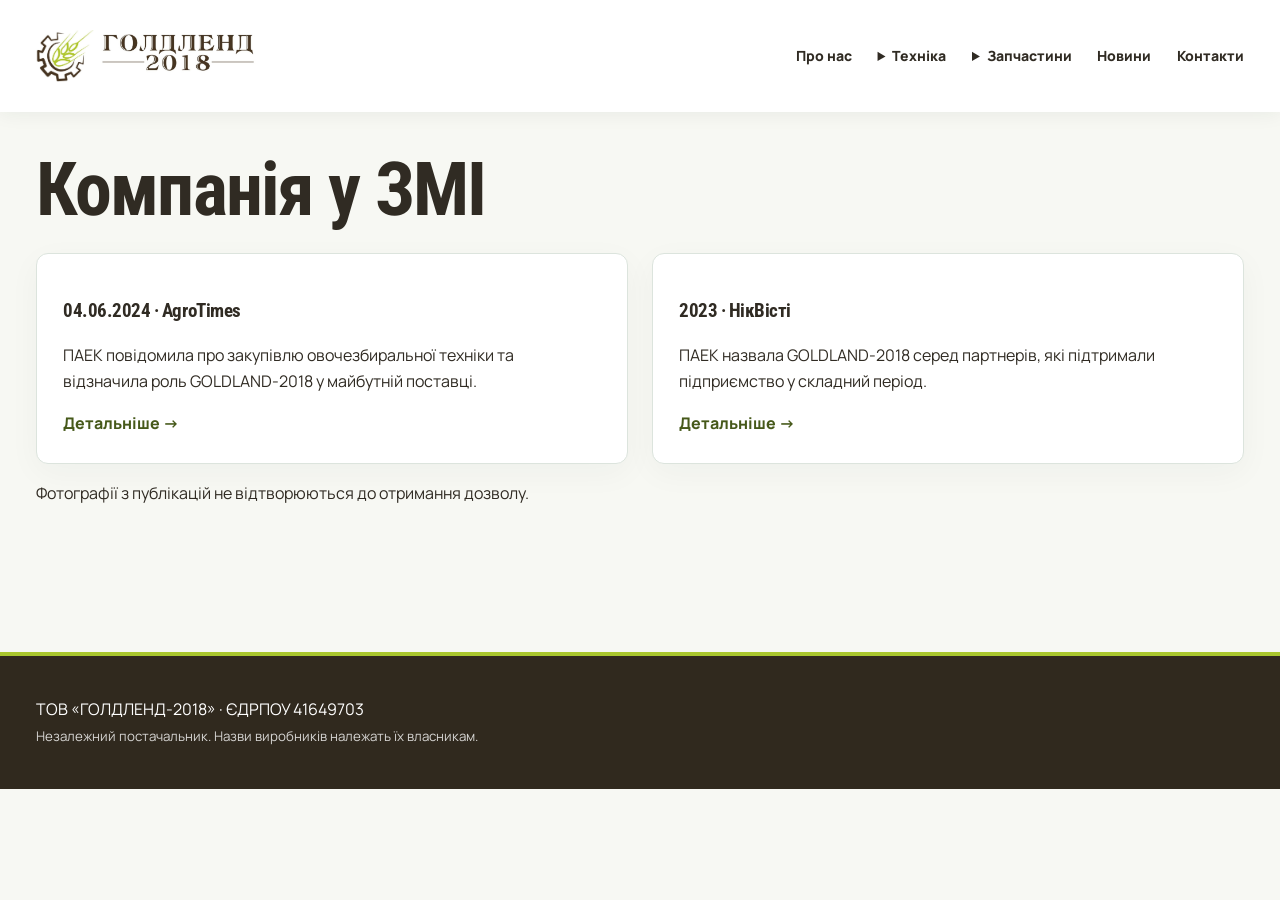
<file: news.html>
<!doctype html><html lang="uk"><meta charset="utf-8"><meta name="viewport" content="width=device-width,initial-scale=1"><title>Новини | GOLDLAND-2018</title><link rel="stylesheet" href="css/site.css?v=20261126-4"><header><nav class="wrap"><a class="logo" href="index.html" aria-label="ГОЛДЛЕНД-2018 — головна">ГОЛДЛЕНД-2018</a><a href="about.html">Про нас</a><details><summary>Техніка</summary><div class="menu"><a href="equipment.html">Уся техніка</a><a href="equipment.html#tractors">Трактори</a><a href="equipment.html#combines">Комбайни</a><a href="equipment.html#headers">Жниварки</a></div></details><details><summary>Запчастини</summary><div class="menu"><a href="parts.html">Усі запчастини</a><a href="parts.html#claas">CLAAS</a><a href="parts.html#lemken">LEMKEN</a></div></details><a href="news.html">Новини</a><a href="contacts.html">Контакти</a></nav></header><main><section class="wrap"><h1>Компанія у ЗМІ</h1><div class="cards"><article class="card"><h3>04.06.2024 · AgroTimes</h3><p>ПАЕК повідомила про закупівлю овочезбиральної техніки та відзначила роль GOLDLAND-2018 у майбутній поставці.</p><a href="https://agrotimes.ua/tehnika/kompaniya-paek-zakupyla-morkvozbyralni-kombajny/">Детальніше →</a></article><article class="card"><h3>2023 · НікВісті</h3><p>ПАЕК назвала GOLDLAND-2018 серед партнерів, які підтримали підприємство у складний період.</p><a href="https://nikvesti.com/articles/280966">Детальніше →</a></article></div><p>Фотографії з публікацій не відтворюються до отримання дозволу.</p></section></main><footer><div class="wrap">ТОВ «ГОЛДЛЕНД-2018» · ЄДРПОУ 41649703<br><small>Незалежний постачальник. Назви виробників належать їх власникам.</small></div></footer></html>
</file>
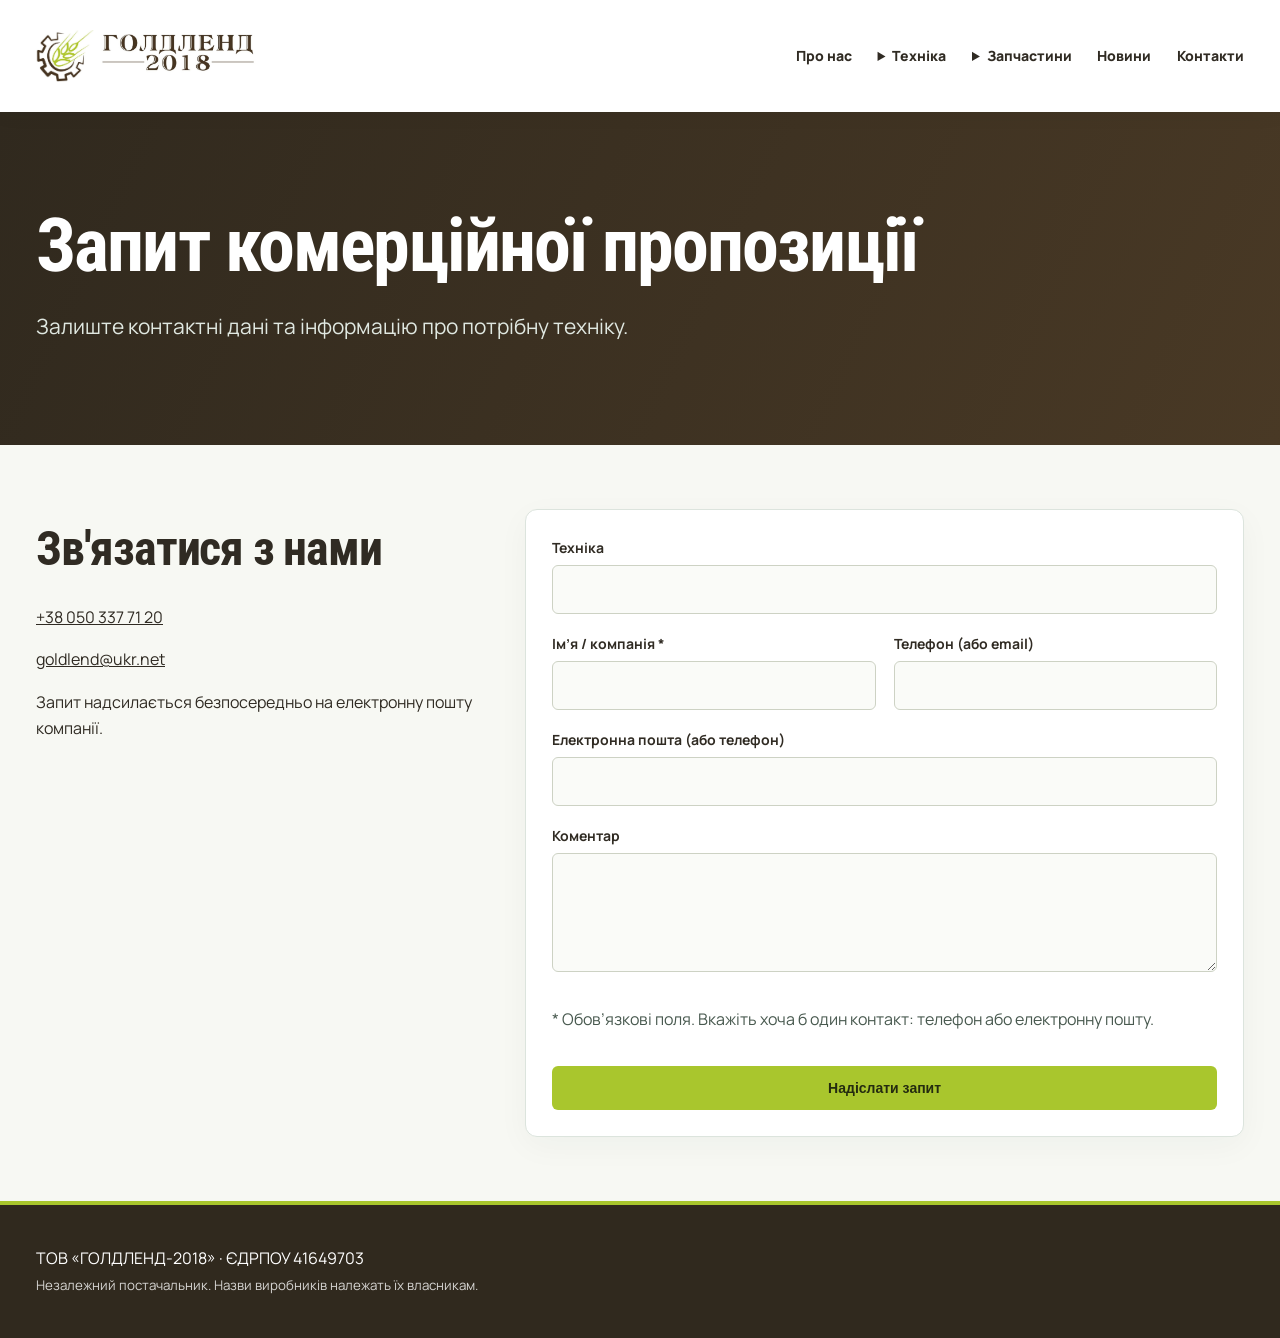
<file: offer.html>
<!doctype html><html lang="uk"><meta charset="utf-8"><meta name="viewport" content="width=device-width,initial-scale=1"><title>Запит пропозиції | GOLDLAND-2018</title><link rel="stylesheet" href="css/site.css?v=20261126-5"><header><nav class="wrap"><a class="logo" href="index.html" aria-label="ГОЛДЛЕНД-2018 — головна">ГОЛДЛЕНД-2018</a><a href="about.html">Про нас</a><details><summary>Техніка</summary><div class="menu"><a href="equipment.html">Уся техніка</a><a href="equipment.html#tractors">Трактори</a><a href="equipment.html#combines">Комбайни</a><a href="equipment.html#headers">Жниварки</a></div></details><details><summary>Запчастини</summary><div class="menu"><a href="parts.html">Усі запчастини</a><a href="parts.html#claas">CLAAS</a><a href="parts.html#lemken">LEMKEN</a></div></details><a href="news.html">Новини</a><a href="contacts.html">Контакти</a></nav></header><main><section class="company-hero"><div class="wrap"><h1>Запит комерційної пропозиції</h1><p>Залиште контактні дані та інформацію про потрібну техніку.</p></div></section><section class="wrap section request-layout"><div><h2>Зв'язатися з нами</h2><p><a href="tel:+380503377120">+38 050 337 71 20</a></p><p><a href="mailto:goldlend@ukr.net">goldlend@ukr.net</a></p><p>Запит надсилається безпосередньо на електронну пошту компанії.</p></div><form class="card parts-request" id="offer" action="https://formsubmit.co/goldlend2018@gmail.com" method="POST"><input type="hidden" name="_subject" value="Запит комерційної пропозиції"><input type="hidden" name="_template" value="table"><input type="hidden" name="_next" value="https://goldlend2018-create.github.io/goldland-2018/thanks.html"><label class="wide">Техніка<input name="machine" required></label><label>Ім’я / компанія *<input name="customer" required></label><label>Телефон (або email)<input name="phone" type="tel"></label><label class="wide">Електронна пошта (або телефон)<input name="email" type="email"></label><label class="wide">Коментар<textarea name="comment" rows="4"></textarea></label><p class="wide">* Обов’язкові поля. Вкажіть хоча б один контакт: телефон або електронну пошту.</p><button class="btn wide" type="submit">Надіслати запит</button></form></section><script>document.getElementById("offer").elements.machine.value=new URLSearchParams(location.search).get("machine")||"";</script><script>document.querySelectorAll("form.parts-request").forEach(f=>{const p=f.elements.phone,e=f.elements.email;function validate(){p.setCustomValidity(p.value.trim()||e.value.trim()?"":"Вкажіть телефон або електронну пошту.");}p.addEventListener("input",validate);e.addEventListener("input",validate);f.addEventListener("submit",ev=>{validate();if(!f.reportValidity())ev.preventDefault();});});</script></main><footer><div class="wrap">ТОВ «ГОЛДЛЕНД-2018» · ЄДРПОУ 41649703<br><small>Незалежний постачальник. Назви виробників належать їх власникам.</small></div></footer></html>
</file>
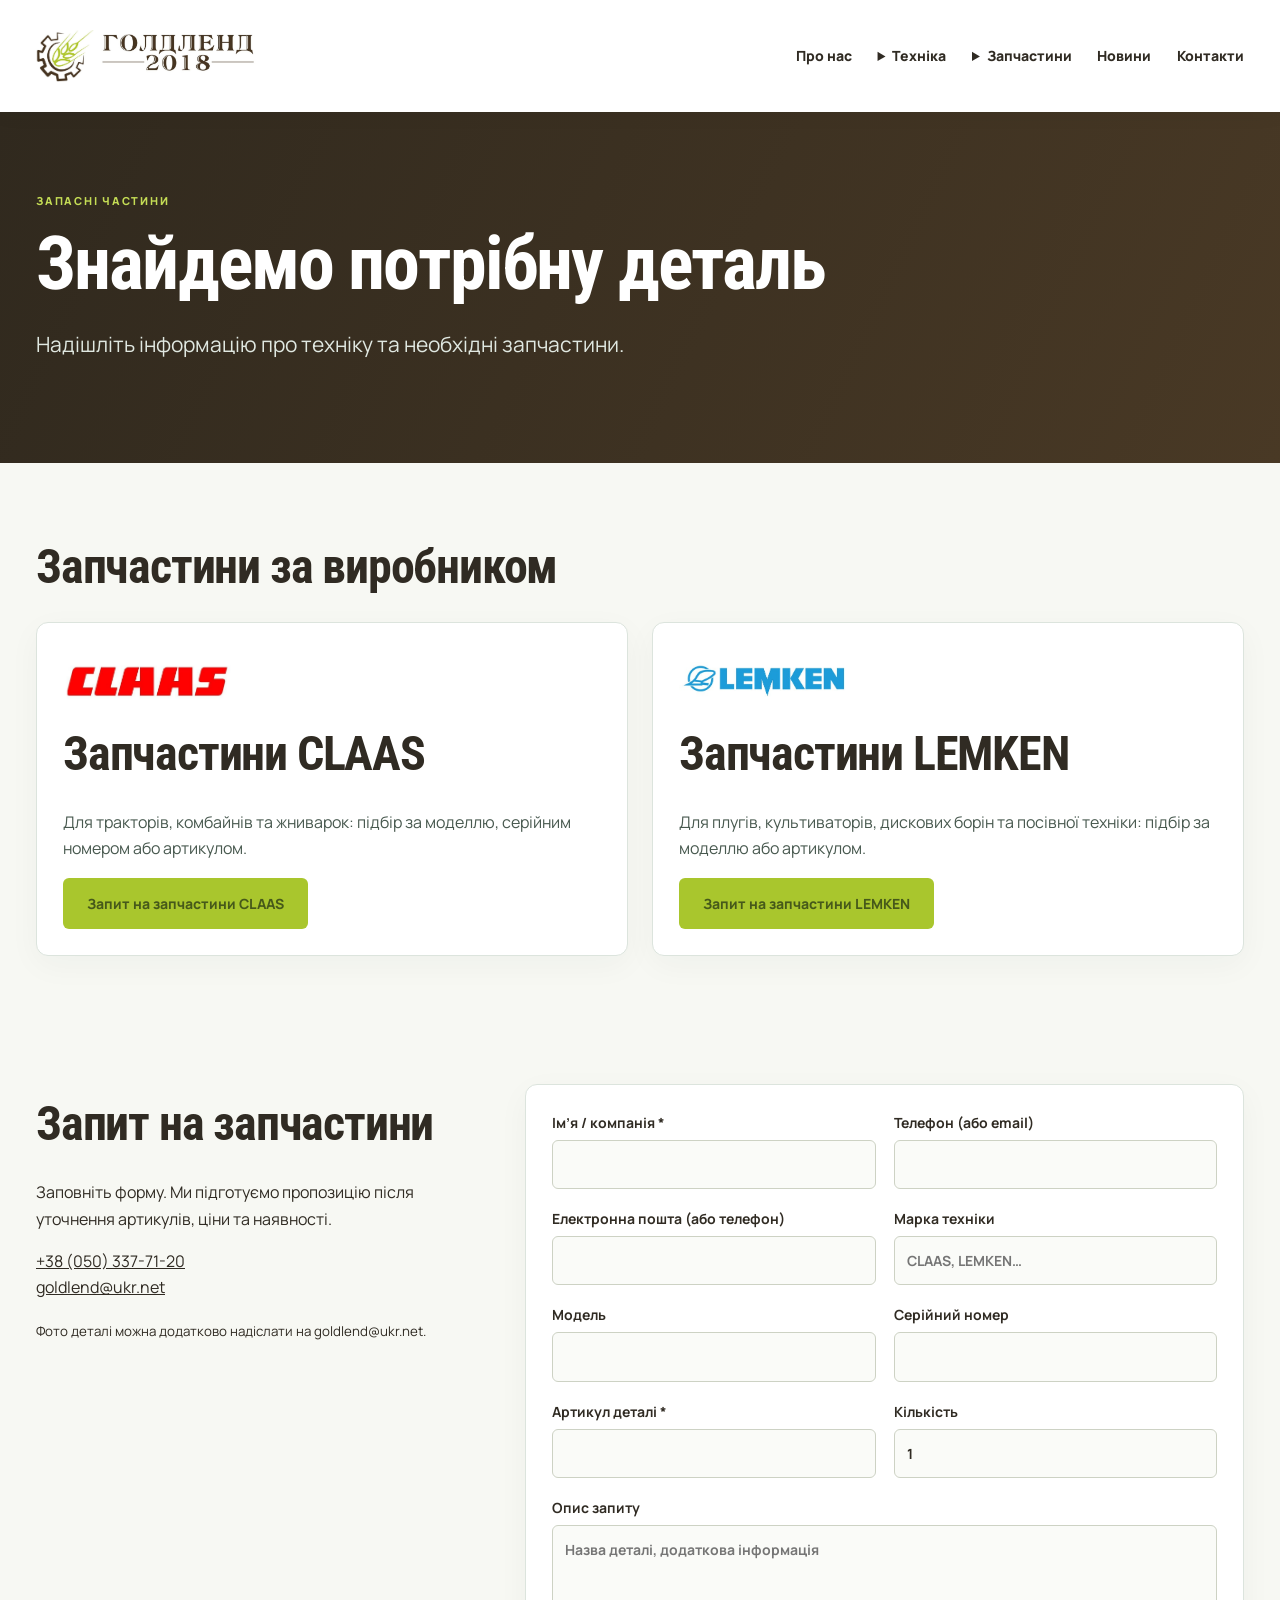
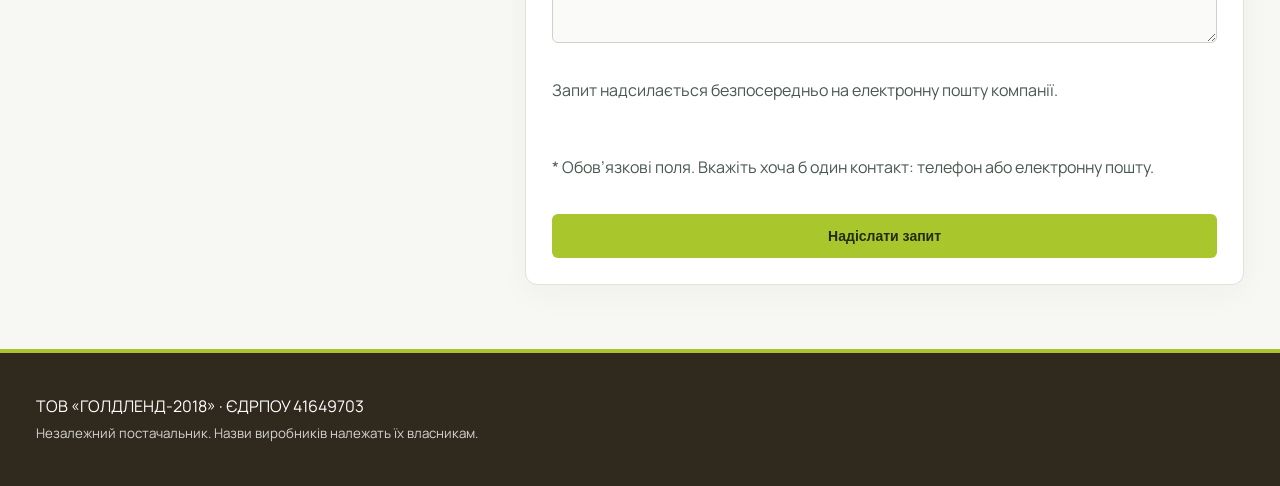
<file: parts.html>
<!doctype html><html lang="uk"><meta charset="utf-8"><meta name="viewport" content="width=device-width,initial-scale=1"><title>Запчастини | GOLDLAND-2018</title><link rel="stylesheet" href="css/site.css?v=20261126-5"><header><nav class="wrap"><a class="logo" href="index.html" aria-label="ГОЛДЛЕНД-2018 — головна">ГОЛДЛЕНД-2018</a><a href="about.html">Про нас</a><details><summary>Техніка</summary><div class="menu"><a href="equipment.html">Уся техніка</a><a href="equipment.html#tractors">Трактори</a><a href="equipment.html#combines">Комбайни</a><a href="equipment.html#headers">Жниварки</a></div></details><details><summary>Запчастини</summary><div class="menu"><a href="parts.html">Усі запчастини</a><a href="parts.html#claas">CLAAS</a><a href="parts.html#lemken">LEMKEN</a></div></details><a href="news.html">Новини</a><a href="contacts.html">Контакти</a></nav></header><main><section class="company-hero"><div class="wrap"><div class="eyebrow">ЗАПАСНІ ЧАСТИНИ</div><h1>Знайдемо потрібну деталь</h1><p>Надішліть інформацію про техніку та необхідні запчастини.</p></div></section><section class="wrap section"><h2>Запчастини за виробником</h2><div style="display:grid;grid-template-columns:repeat(auto-fit,minmax(min(100%,260px),1fr));gap:24px"><article class="card" id="claas"><img class="manufacturer-mark" src="assets/catalog/brand/claas.jpg" alt="CLAAS" width="170" height="65"><h2>Запчастини CLAAS</h2><p>Для тракторів, комбайнів та жниварок: підбір за моделлю, серійним номером або артикулом.</p><a class="btn" href="#parts-request" data-brand="CLAAS">Запит на запчастини CLAAS</a></article><article class="card" id="lemken"><img class="manufacturer-mark" src="assets/catalog/brand/lemken.jpg" alt="LEMKEN" width="170" height="65"><h2>Запчастини LEMKEN</h2><p>Для плугів, культиваторів, дискових борін та посівної техніки: підбір за моделлю або артикулом.</p><a class="btn" href="#parts-request" data-brand="LEMKEN">Запит на запчастини LEMKEN</a></article></div></section><section class="wrap section request-layout"><div><h2>Запит на запчастини</h2><p>Заповніть форму. Ми підготуємо пропозицію після уточнення артикулів, ціни та наявності.</p><p><a href="tel:+380503377120">+38 (050) 337-71-20</a><br><a href="mailto:goldlend@ukr.net">goldlend@ukr.net</a></p><small>Фото деталі можна додатково надіслати на goldlend@ukr.net.</small></div><form class="card parts-request" id="parts-request" action="https://formsubmit.co/goldlend2018@gmail.com" method="POST"><input type="hidden" name="_subject" value="Запит на запчастини"><input type="hidden" name="_template" value="table"><input type="hidden" name="_next" value="https://goldlend2018-create.github.io/goldland-2018/thanks.html"><label>Ім’я / компанія *<input name="customer" required autocomplete="organization"></label><label>Телефон (або email)<input name="phone" type="tel" autocomplete="tel"></label><label>Електронна пошта (або телефон)<input name="email" type="email" autocomplete="email"></label><label>Марка техніки<input name="brand" placeholder="CLAAS, LEMKEN…"></label><label>Модель<input name="model"></label><label>Серійний номер<input name="serial"></label><label>Артикул деталі *<input name="part" required></label><label>Кількість<input name="quantity" type="number" min="1" value="1"></label><label class="wide">Опис запиту<textarea name="description" rows="4" placeholder="Назва деталі, додаткова інформація"></textarea></label><p class="wide">Запит надсилається безпосередньо на електронну пошту компанії.</p><p class="wide">* Обов’язкові поля. Вкажіть хоча б один контакт: телефон або електронну пошту.</p><button class="btn wide" type="submit">Надіслати запит</button></form></section><script>document.querySelectorAll("[data-brand]").forEach(a=>a.addEventListener("click",()=>{document.querySelector("#parts-request [name=brand]").value=a.dataset.brand;}));</script><script>document.querySelectorAll("form.parts-request").forEach(f=>{const p=f.elements.phone,e=f.elements.email;function validate(){p.setCustomValidity(p.value.trim()||e.value.trim()?"":"Вкажіть телефон або електронну пошту.");}p.addEventListener("input",validate);e.addEventListener("input",validate);f.addEventListener("submit",ev=>{validate();if(!f.reportValidity())ev.preventDefault();});});</script></main><footer><div class="wrap">ТОВ «ГОЛДЛЕНД-2018» · ЄДРПОУ 41649703<br><small>Незалежний постачальник. Назви виробників належать їх власникам.</small></div></footer></html>
</file>
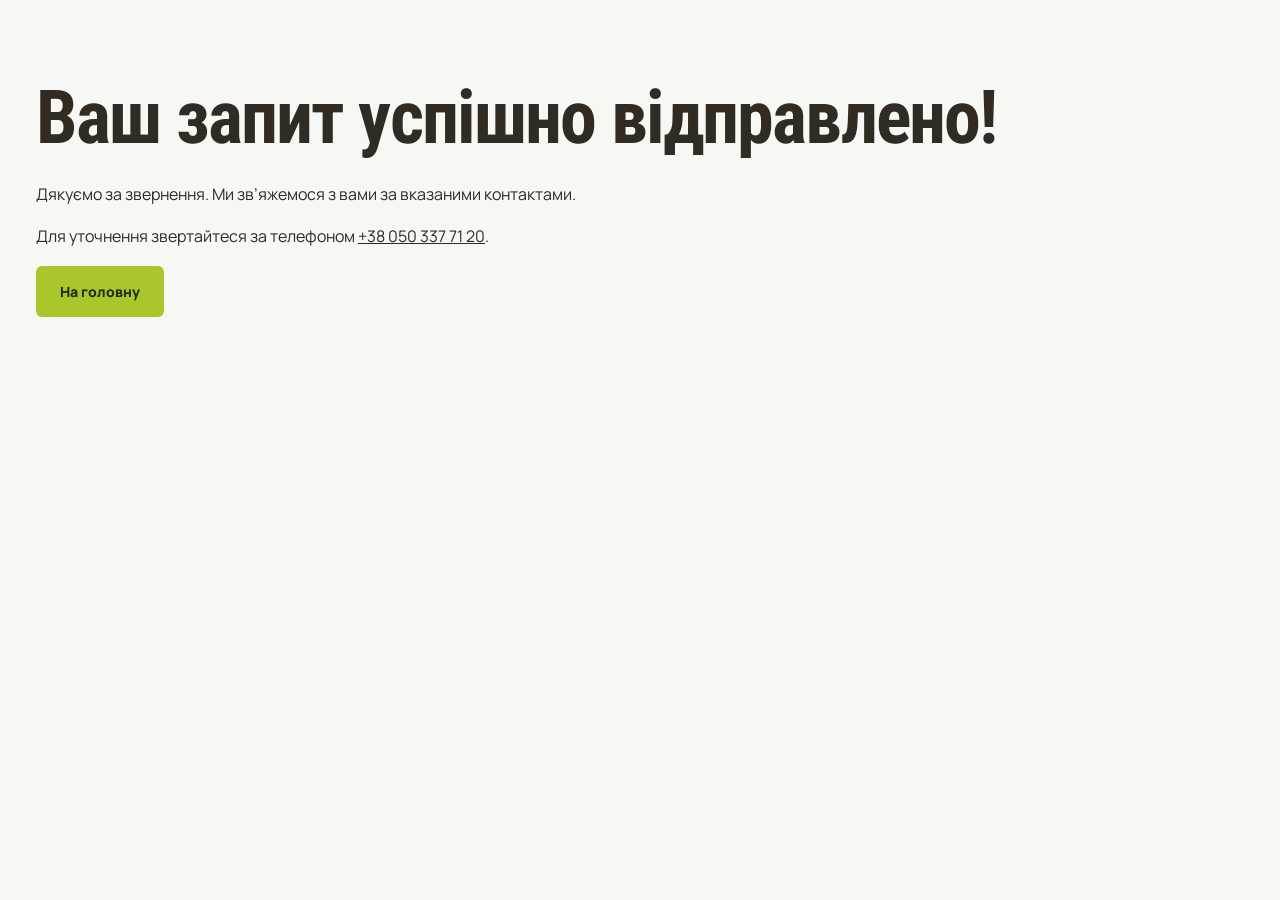
<file: thanks.html>
<!doctype html><html lang="uk"><meta charset="utf-8"><meta name="viewport" content="width=device-width,initial-scale=1"><title>Дякуємо за запит | GOLDLAND-2018</title><link rel="stylesheet" href="css/site.css?v=20261126-5"><main><section class="wrap section"><h1>Ваш запит успішно відправлено!</h1><p>Дякуємо за звернення. Ми зв’яжемося з вами за вказаними контактами.</p><p>Для уточнення звертайтеся за телефоном <a href="tel:+380503377120">+38 050 337 71 20</a>.</p><a class="btn" href="index.html">На головну</a></section></main></html>
</file>
<file: css/site.css>
@import url('https://fonts.googleapis.com/css2?family=Manrope:wght@400;500;600;700;800&family=Roboto+Condensed:wght@500;600;700;800&display=swap');
:root{--green:#173c2e;--gold:#d9b765;--ink:#20352c;--muted:#65736b}*{box-sizing:border-box}body{margin:0;font:16px/1.65 system-ui,sans-serif;color:var(--ink);background:#f7f8f5}a{color:inherit}a:focus-visible,summary:focus-visible{outline:3px solid #b48a35;outline-offset:4px}.wrap{max-width:1320px;margin:auto;padding:24px 36px}header{background:white;position:sticky;top:0;z-index:5;box-shadow:0 2px 18px #142c2010}.top{background:var(--green);color:white;font-size:12px;letter-spacing:1px}.top .wrap{padding-block:7px;display:flex;justify-content:space-between}nav{display:flex;align-items:center;gap:24px;flex-wrap:wrap}nav a{text-decoration:none;font-weight:650}nav a:hover{color:#a27c2c}.logo{font-size:26px;font-weight:900;letter-spacing:-1.4px;color:var(--green);margin-right:auto}.logo small{display:block;font-size:10px;letter-spacing:2px;line-height:1.3}details{position:relative}summary{cursor:pointer;font-weight:650}details .menu{position:absolute;top:35px;left:0;min-width:230px;background:white;box-shadow:0 10px 30px #0002;padding:16px;display:grid;gap:10px}.hero{background:var(--green);color:white;overflow:hidden}.hero .wrap{display:grid;grid-template-columns:1fr 1fr;gap:44px;align-items:center;padding-block:72px}.hero img{aspect-ratio:5/3;object-fit:cover;border-radius:2px;box-shadow:18px 18px 0 #ffffff12}h1{font-size:clamp(38px,5.2vw,76px);line-height:1.05;letter-spacing:-2px;margin:15px 0 24px}h2{font-size:clamp(27px,3vw,42px);line-height:1.15;letter-spacing:-.7px;margin:12px 0 28px}h3{line-height:1.3}.hero p{font-size:19px;color:#e0e8e1;max-width:530px}.eyebrow{color:#b08b3f;font-size:12px;font-weight:850;letter-spacing:2px}.hero .eyebrow{color:var(--gold)}.btn{display:inline-block;padding:14px 24px;background:var(--gold);color:#192c23;text-decoration:none;font-weight:750;border-radius:2px}.btn:hover{background:#f0d28b}.btn.alt{background:transparent;color:white;border:1px solid #ffffff70;margin-left:8px}img{width:100%;display:block}.section{padding-block:64px}.cards{display:grid;grid-template-columns:repeat(auto-fit,minmax(240px,1fr));gap:24px}.card{background:white;padding:26px;border:1px solid #dce4dd;border-radius:3px;box-shadow:0 8px 24px #172e2010}.card a{font-weight:750;color:#24553e;text-decoration:none}.machine{padding:0;overflow:hidden}.machine img{aspect-ratio:5/3;object-fit:cover;transition:transform .3s}.machine:hover img{transform:scale(1.035)}.machine .body{padding:24px}.band{background:#e8ede5}.split{display:grid;grid-template-columns:1fr 1fr;gap:50px;align-items:center}.number{font-size:50px;font-weight:850;color:var(--green);line-height:1}.cta{background:var(--green);color:white}.cta .wrap{display:flex;align-items:center;justify-content:space-between;gap:24px}footer{background:#102b22;color:white;margin-top:0}footer .wrap{padding-block:40px}footer small{opacity:.8}main{min-height:60vh}@media(max-width:850px){.hero .wrap,.split{grid-template-columns:1fr}.wrap{padding-inline:20px}nav{gap:14px}.logo{width:100%}.hero .wrap{padding-block:40px}.section{padding-block:40px}.cta .wrap{display:block}.btn.alt{margin:8px 0}.top .wrap{display:block}details .menu{position:static;box-shadow:none}.hero img{box-shadow:none}}
.gallery{display:grid;grid-template-columns:repeat(auto-fill,minmax(90px,1fr));gap:10px}.gallery button{padding:0;border:2px solid transparent;background:white;cursor:pointer}.gallery button:hover,.gallery button:focus-visible{border-color:#b39449}.gallery img{aspect-ratio:4/3;object-fit:cover}.split #main-photo{aspect-ratio:4/3;object-fit:contain;background:#e8ede5}
.photo-controls{display:flex;justify-content:space-between;gap:8px;margin-top:12px}.photo-controls button,.photo-dialog button{cursor:pointer;border:0;padding:12px;background:#173c2e;color:white;font:inherit;border-radius:4px}.gallery button[aria-pressed=true]{border-color:#b39449}.photo-dialog{border:0;background:#111;color:white;width:96vw;max-width:96vw;height:94vh;max-height:94vh;padding:48px 55px;position:fixed}.photo-dialog::backdrop{background:#000d}.photo-dialog img{width:100%;height:100%;object-fit:contain}.photo-dialog button{position:absolute;background:#ffffff25;font-size:24px}.close-photo{top:5px;right:10px}.prev-photo{left:5px;top:45%}.next-photo{right:5px;top:45%}.photo-dialog output{position:absolute;bottom:10px;left:50%;transform:translateX(-50%)}

/* Editorial visual refresh */
:root{--green:#173e2f;--gold:#dcb96b}body{background:#f5f6f2}nav .logo{letter-spacing:-1.6px}.hero{background:linear-gradient(115deg,#112d23,#24513d)}.hero img{border-radius:12px;box-shadow:0 24px 60px #0004}.btn{border-radius:6px}.card{border-radius:12px;box-shadow:0 9px 32px #1635280a}.machine img{background:#e8ede5}.machine .body h3{font-size:22px;margin-top:0}.company-hero{background:linear-gradient(120deg,#102b22,#315b42);color:white}.company-hero .wrap{padding-block:80px}.company-hero p{font-size:21px;max-width:720px;color:#e0e8e1}.company-hero .eyebrow{color:var(--gold)}.fact-grid{display:grid;grid-template-columns:1fr 1fr;gap:12px}.fact-grid div{padding:26px 18px;background:white;border:1px solid #dce4dd;border-radius:10px}.fact-grid strong{display:block;font-size:clamp(24px,3vw,42px);line-height:1.15;color:var(--green);letter-spacing:-1px}.fact-grid span{font-size:14px;color:var(--muted)}.stepnum{font-size:36px;color:#a98439;font-weight:800}.section .card p{color:#48594f}.cta h2{margin:0}@media(max-width:500px){.fact-grid div{padding:15px 10px}.fact-grid strong{letter-spacing:0}.company-hero .wrap{padding-block:45px}.photo-dialog{padding:44px 36px}}

/* Brand typography and navigation */
body{font-family:Manrope,Arial,sans-serif;font-size:16px;line-height:1.65}h1,h2,h3{font-family:"Roboto Condensed",Arial,sans-serif;font-weight:700;letter-spacing:-.025em}h1{font-size:clamp(42px,5.8vw,82px)}h2{font-size:clamp(30px,3.8vw,48px)}nav{gap:clamp(12px,2vw,30px);padding-block:18px!important}nav a,nav summary{font-size:14px;font-weight:800}nav .logo{font-family:"Roboto Condensed",Arial,sans-serif;font-size:30px;letter-spacing:-.035em;line-height:1.05;position:relative;padding-left:49px;min-height:42px;display:block}nav .logo:before{content:"";position:absolute;left:0;top:0;width:40px;height:40px;background:url('../assets/brand-mark.svg') center/contain no-repeat}nav .logo small{font-family:Manrope,Arial,sans-serif;font-size:9px;letter-spacing:.13em;margin-top:5px}.top{font-weight:700;letter-spacing:.06em}.hero .wrap{padding-block:80px}.hero p{font-size:18px;line-height:1.7}.btn{font-size:14px;font-weight:800;transition:background .2s,transform .2s}.btn:hover{transform:translateY(-2px)}.machine{transition:box-shadow .2s,transform .2s}.machine:hover{box-shadow:0 16px 36px #173e2f18;transform:translateY(-3px)}.machine .body{padding:24px}.machine .body h3{font-size:25px}.eyebrow{font-size:11px;letter-spacing:.16em}.card a:hover{text-decoration:underline}footer{border-top:4px solid var(--gold)}@media(max-width:850px){header{position:relative}.hero .wrap{padding-block:44px}nav .logo{width:100%}nav a,nav summary{font-size:13px}}@media(prefers-reduced-motion:reduce){*{transition:none!important;scroll-behavior:auto!important}}

/* Company palette */
:root{--green:#493925;--gold:#a9c62d;--ink:#302b23;--muted:#66675c}body{background:#f7f8f3}.hero,.company-hero{background:linear-gradient(115deg,#30291e,#493925)}.hero .eyebrow,.company-hero .eyebrow{color:#c4dc55}.btn{background:#a9c62d;color:#242b10}.btn:hover{background:#c3dc50}.card a{color:#46591a}.eyebrow{color:#596d1b}.top{background:#493925}footer{background:#30291e;border-color:#a9c62d}.band{background:#edf0e4}.cta{background:#493925}.brand-strip{display:flex;align-items:center;gap:48px;flex-wrap:wrap;padding-block:32px}.brand-strip strong{font:800 36px 'Roboto Condensed',Arial,sans-serif}.brand-strip .claas{color:#d60000}.brand-strip .lemken{color:#1595c4}.brand-strip p{max-width:430px;color:var(--muted);margin:0}.brand-slogan{font-size:clamp(18px,2.4vw,30px);font-weight:800;color:#c4dc55;line-height:1.3}.logo:before{display:none}nav .logo{padding-left:0;color:#493925}nav .logo span{color:#493925!important}

nav .logo{display:flex;align-items:center;width:220px;height:66px;font-size:0;padding:0;background:url('../assets/catalog/brand/goldland-name.jpg') right center/155px auto no-repeat}nav .logo:before{display:block;position:static;flex:0 0 58px;height:58px;background:url('../assets/catalog/brand/goldland-symbol.jpg') center/contain no-repeat}nav .logo small{display:none}.brand-strip strong{display:block;width:170px;height:65px;font-size:0;background-position:center;background-repeat:no-repeat;background-size:contain}.brand-strip .claas{background-image:url('../assets/catalog/brand/claas.jpg')}.brand-strip .lemken{background-image:url('../assets/catalog/brand/lemken.jpg')}.brand-strip{background:white;border-bottom:1px solid #e4e7db}header{background:white}nav{min-height:90px}@media(max-width:850px){nav .logo{width:200px;flex:none}}

/* Keep readable brand text until artwork is actually deployed. */
nav .logo{font-size:24px;background:none;width:auto;min-width:210px;height:auto;line-height:1.1}nav .logo:before{display:none}.brand-strip strong{font-size:32px;background:none;height:auto;width:auto}@media(max-width:600px){nav{gap:8px 14px!important;padding-block:10px!important;min-height:0}nav .logo{font-size:23px;min-width:0;width:100%}nav a,nav summary{font-size:12px}.hero .wrap{padding-block:32px}}

/* Production brand assets verified in repository */
nav .logo{display:flex;flex:0 0 220px;width:220px;min-width:0;height:76px;font-size:0;background:url('../assets/catalog/brand/goldland-name.jpg') right center/155px auto no-repeat}nav .logo span{font-size:0}nav .logo:before{content:'';display:block;position:static;flex:0 0 58px;height:58px;background:url('../assets/catalog/brand/goldland-symbol.jpg') center/contain no-repeat}.brand-strip strong{font-size:0;width:170px;height:65px;background-size:contain;background-position:center;background-repeat:no-repeat}.brand-strip .claas{background-image:url('../assets/catalog/brand/claas.jpg')}.brand-strip .lemken{background-image:url('../assets/catalog/brand/lemken.jpg')}.hero img{object-fit:cover;border-radius:8px;aspect-ratio:4/3;width:100%;max-height:460px}.hero .wrap{gap:40px}.machine img{object-fit:cover;aspect-ratio:4/3}.footer-brand{display:block;width:220px;max-width:100%;margin-bottom:18px;border-radius:4px}.brand-strip{padding-block:24px}.hero .btn{margin-bottom:8px}@media(max-width:600px){nav .logo{flex:0 0 100%;height:62px;background-position:65px center}nav .logo:before{flex-basis:54px}.hero .wrap{gap:20px}.brand-strip strong{width:120px;height:48px}}

.catalog-toolbar{display:flex;justify-content:space-between;flex-wrap:wrap;gap:12px;padding:18px 0;border-top:1px solid #dedfd7;color:#5d6055;font-size:14px}.catalog-grid{display:grid;grid-template-columns:repeat(2,minmax(0,1fr));gap:24px}.catalog-grid .machine{display:flex;flex-direction:column;overflow:hidden;border:1px solid #e0e2d8;border-radius:10px;background:#fff}.catalog-grid .machine img,.photo-pending{width:100%;aspect-ratio:16/10;object-fit:cover}.photo-pending{display:grid;place-items:center;background:#f0f1eb;color:#65685e;font-weight:600}.catalog-grid .body{padding:24px;flex:1;display:flex;flex-direction:column;align-items:flex-start}.catalog-grid .body h3{font-size:25px;line-height:1.2}.catalog-grid .body small{color:#686b62}.catalog-grid .body .btn{margin-top:auto}.catalog-grid .body .eyebrow{font-size:11px;letter-spacing:.12em}@media(max-width:600px){.catalog-grid{grid-template-columns:1fr}.catalog-grid .body{padding:18px}.top .wrap{display:flex;flex-direction:column;align-items:flex-start;gap:5px;padding-block:8px}.top span{display:block;line-height:1.4;font-size:10px}}

.manufacturer-mark{display:block;width:170px;height:65px;object-fit:contain;background:white}.category-label{display:grid;place-items:center;aspect-ratio:4/3;background:#e9eddf;color:#493925;font-size:clamp(18px,2vw,26px);font-weight:800;padding:20px;text-align:center}.brand-strip{gap:28px}.hero .wrap>div{min-width:0}.hero h1{line-height:1.04}.hero img{object-position:center}.card a:focus-visible,nav a:focus-visible,.btn:focus-visible{outline:3px solid #819c20;outline-offset:4px}@media(max-width:600px){.manufacturer-mark{width:120px;height:48px}.brand-strip{gap:16px}}

.request-layout{display:grid;grid-template-columns:minmax(0,1fr) minmax(0,1.6fr);gap:40px;align-items:start}.parts-request{display:grid;grid-template-columns:repeat(2,minmax(0,1fr));gap:18px}.parts-request label{display:flex;flex-direction:column;gap:6px;font-weight:700;font-size:14px}.parts-request input,.parts-request textarea{width:100%;box-sizing:border-box;border:1px solid #cdd2c4;border-radius:6px;padding:12px;font:inherit;background:#fafbf8;color:#302b23}.parts-request input:focus,.parts-request textarea:focus{outline:2px solid #819c20;outline-offset:2px}.parts-request .wide{grid-column:1/-1}.parts-request button{border:0;cursor:pointer}.company-map{display:block;width:100%;height:420px;border:1px solid #dedfd7;border-radius:12px}@media(max-width:750px){.request-layout,.parts-request{grid-template-columns:1fr}.company-map{height:340px}}
</file>
